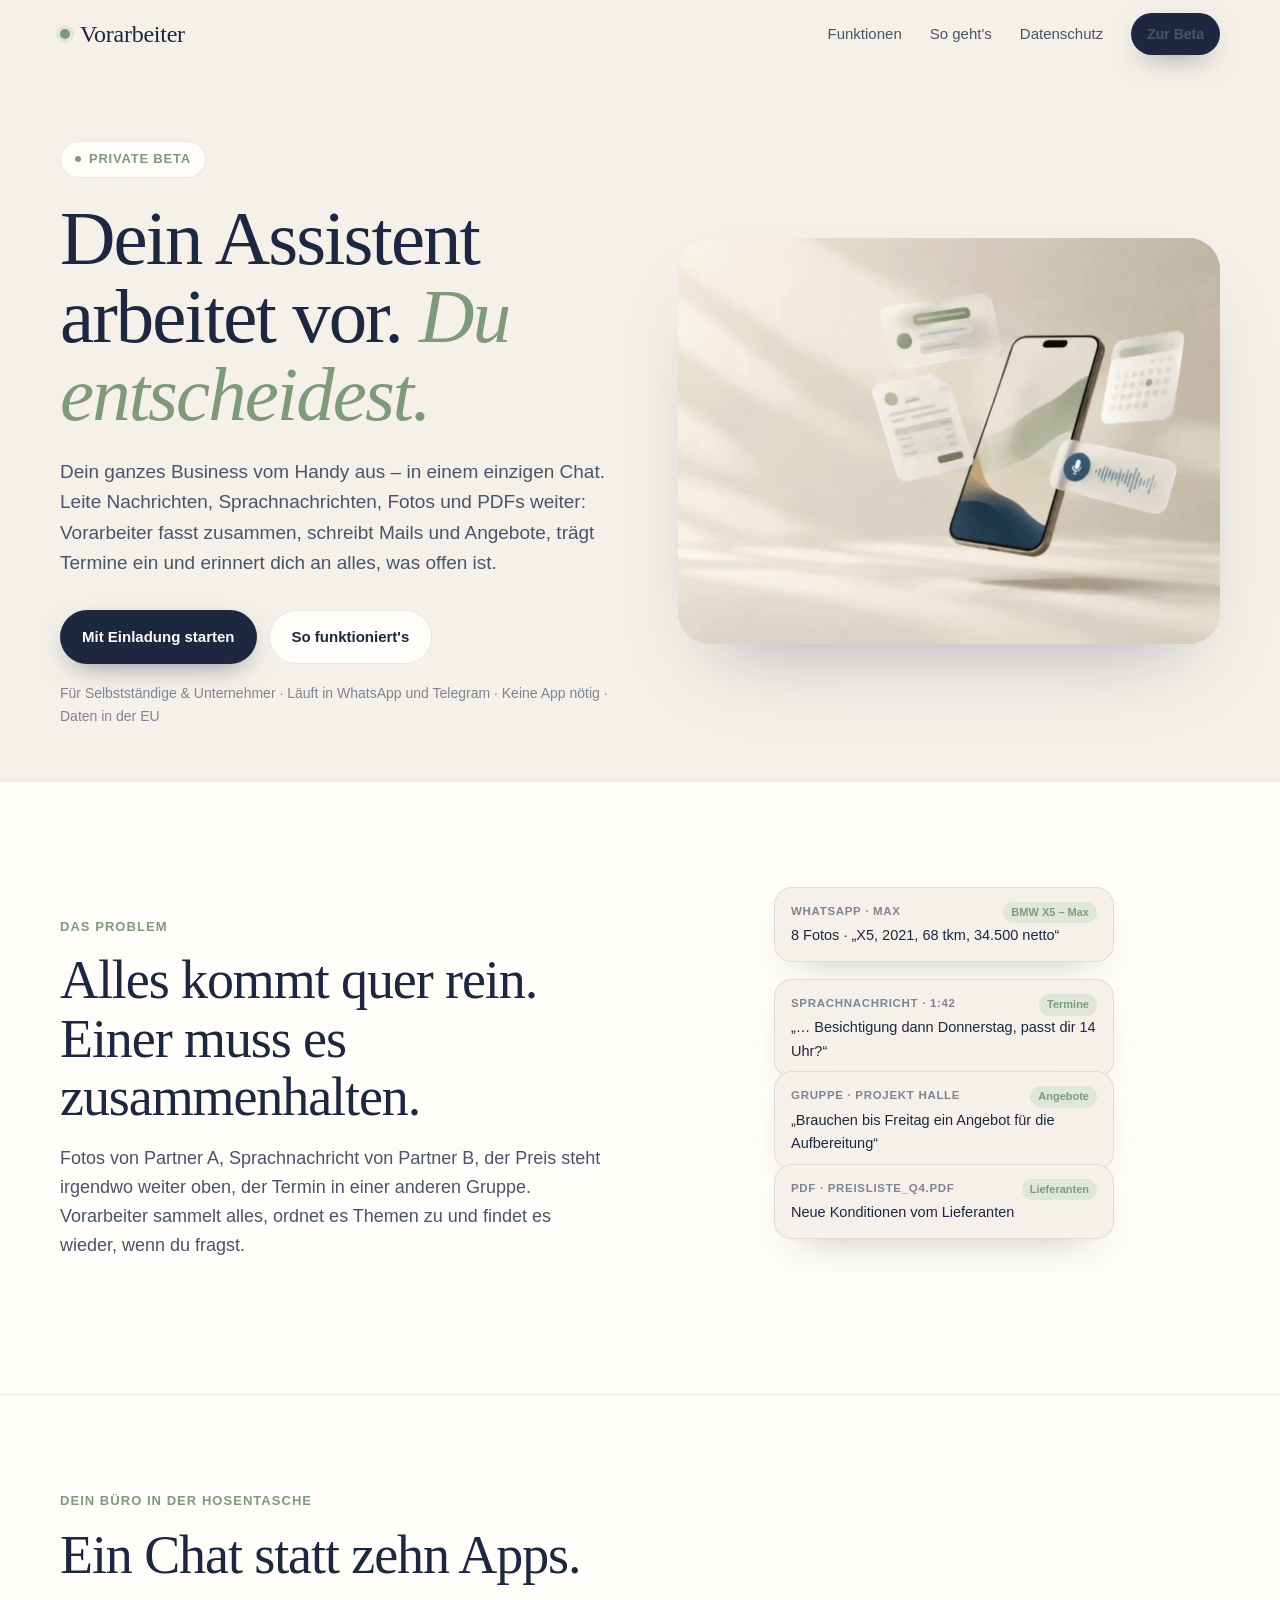
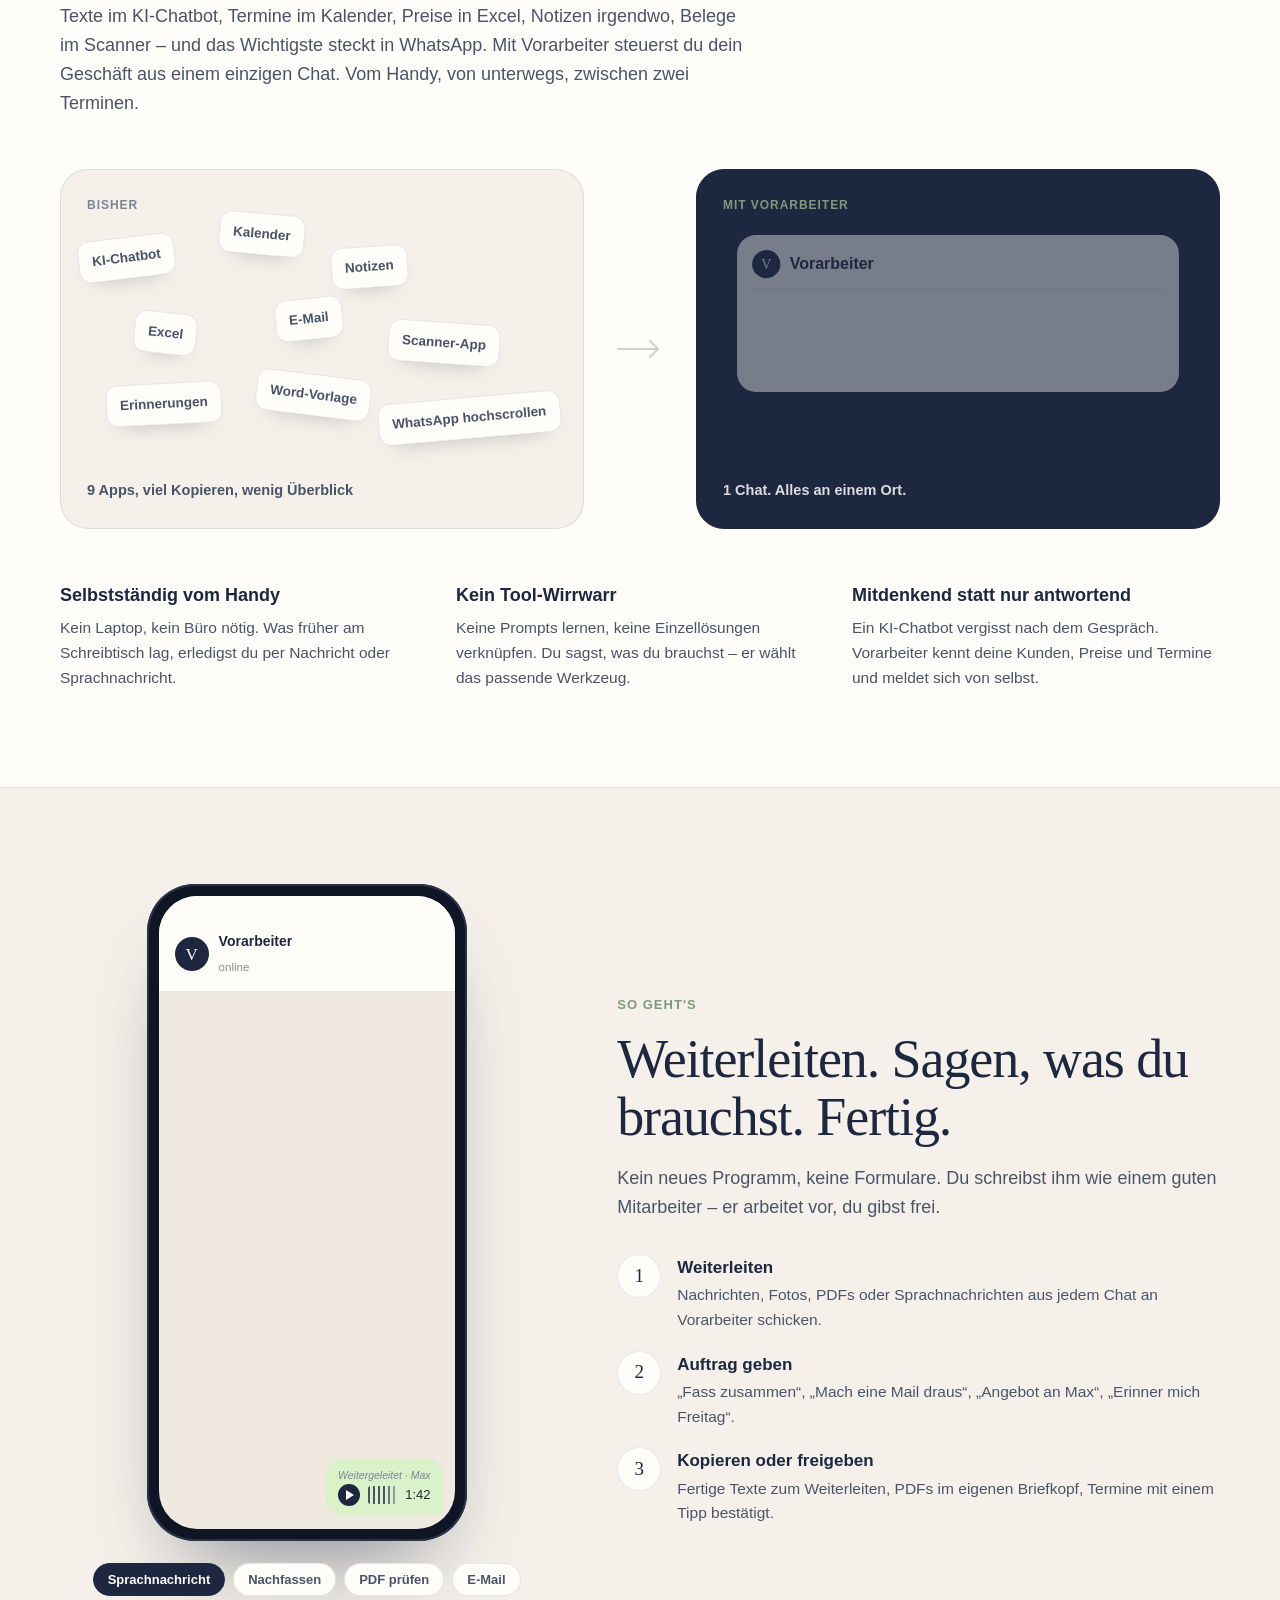
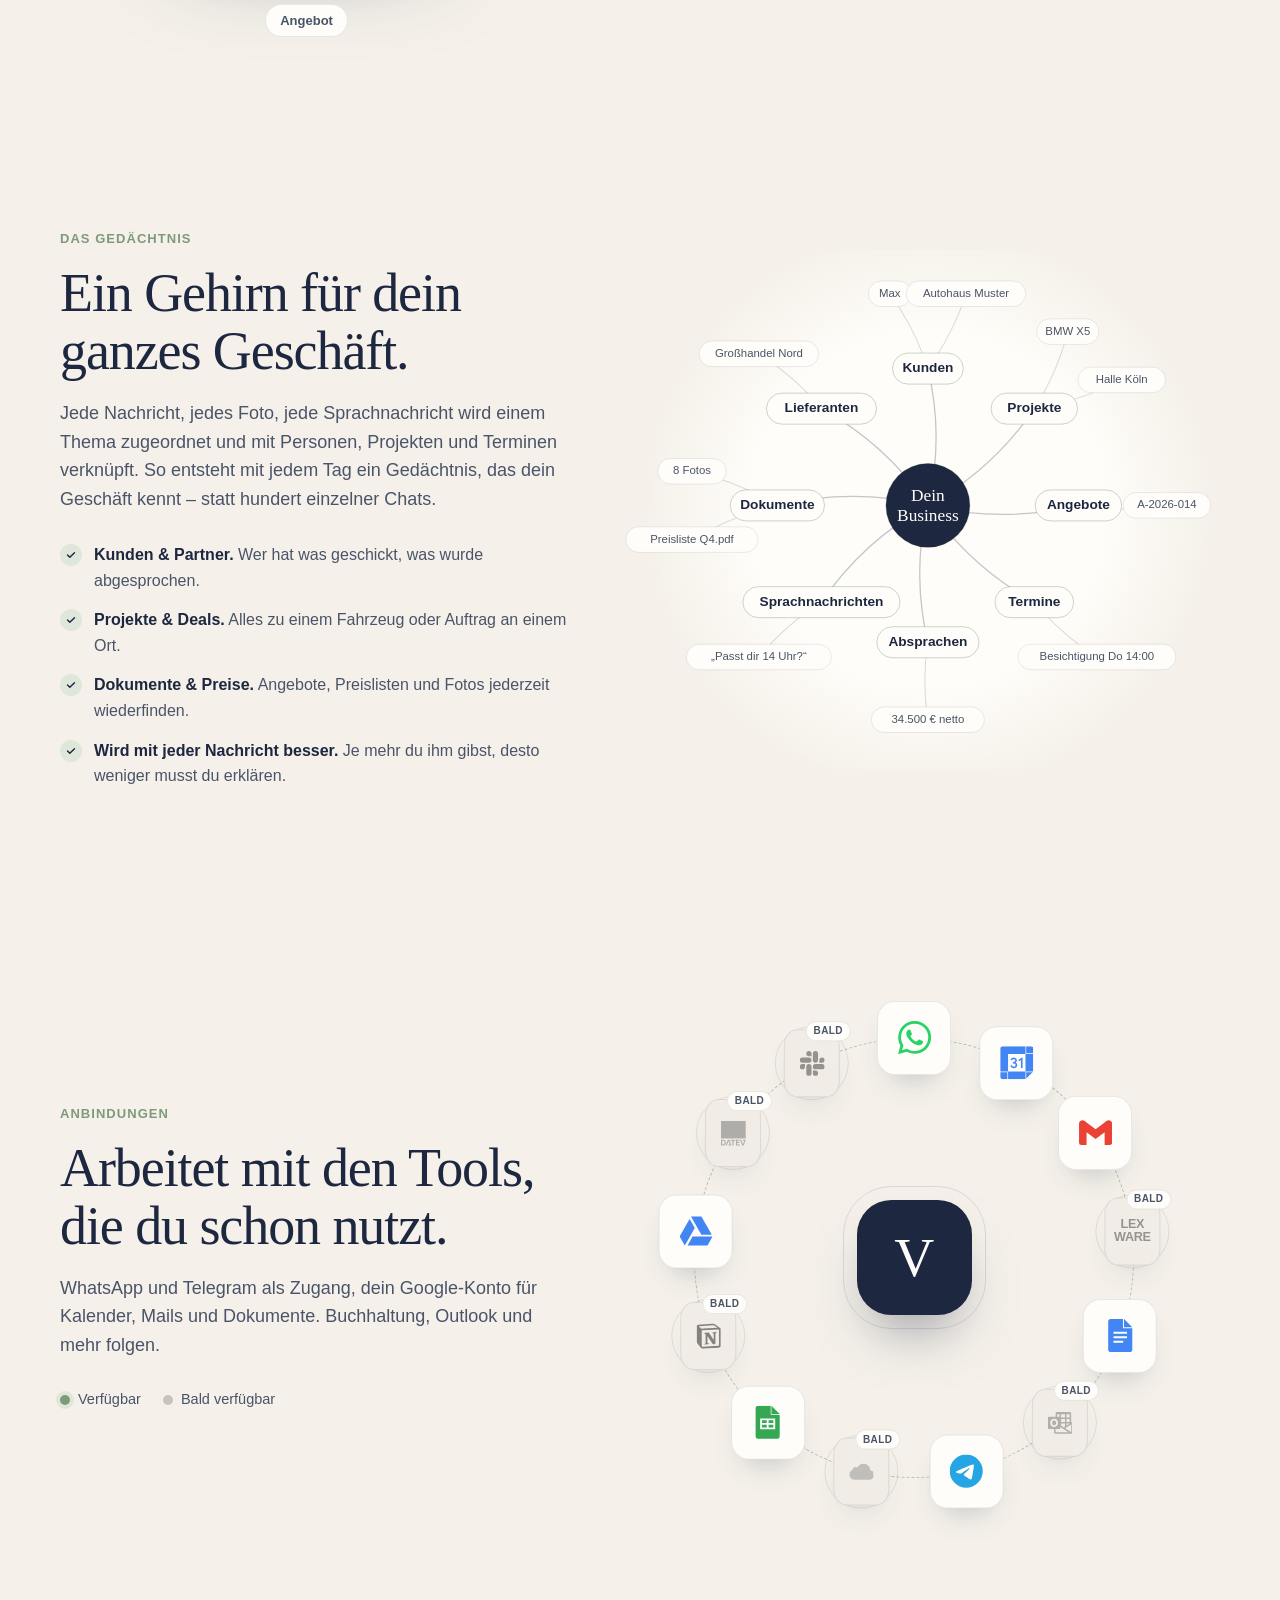
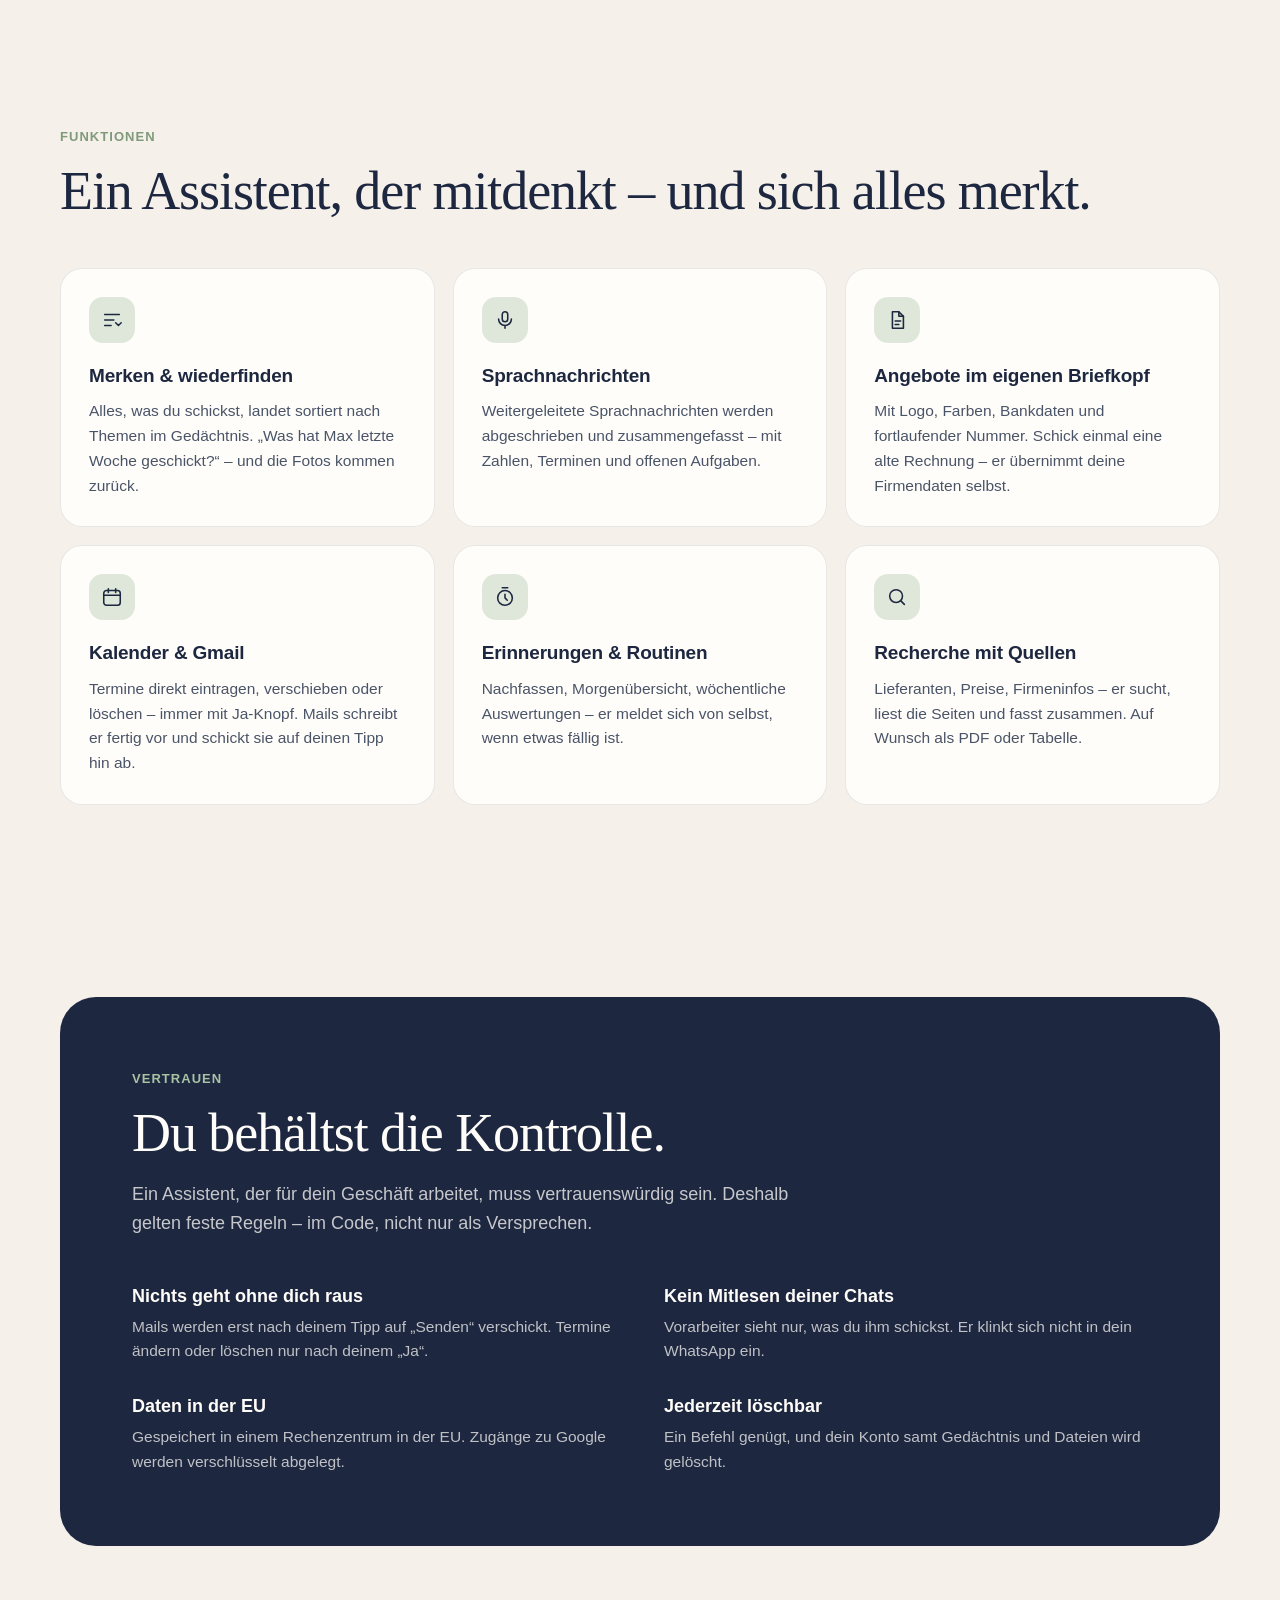
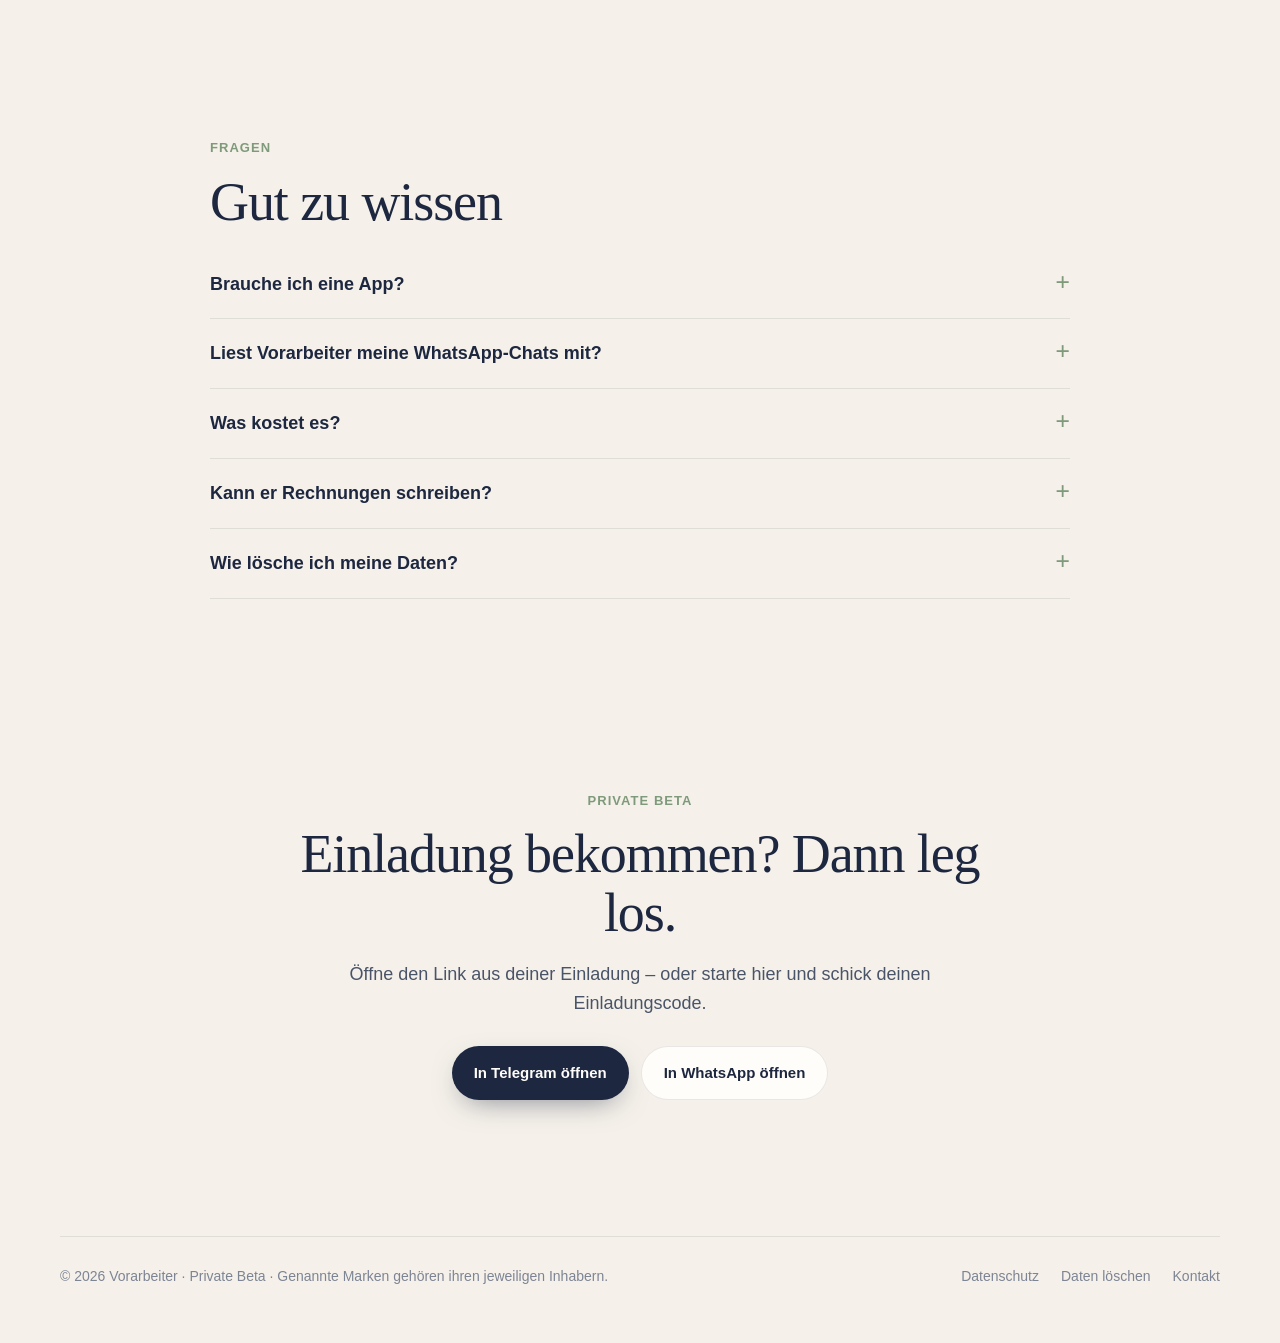
<file: index.html>
<!doctype html>
<html lang="de">
<head>
  <meta charset="utf-8">
  <meta name="viewport" content="width=device-width, initial-scale=1">
  <title>Vorarbeiter – dein Assistent im Chat</title>
  <meta name="description" content="Vorarbeiter ist ein persönlicher Assistent für Unternehmer, die vom Handy aus arbeiten: Nachrichten weiterleiten – er fasst zusammen, schreibt Mails und Angebote, trägt Termine ein und erinnert dich.">
  <meta name="theme-color" content="#f5f1ea">
  <link rel="icon" href="assets/favicon.svg" type="image/svg+xml">
  <link rel="stylesheet" href="assets/style.css">
</head>
<body>
  <header class="nav" id="nav">
    <div class="wrap">
      <a class="brand" href="#top"><span class="brand-dot"></span>Vorarbeiter</a>
      <nav class="nav-links">
        <a href="#funktionen">Funktionen</a>
        <a href="#so-gehts">So geht's</a>
        <a href="#vertrauen">Datenschutz</a>
        <a class="btn btn-dark btn-small" href="#start">Zur Beta</a>
      </nav>
    </div>
  </header>

  <main id="top">
    <!-- Hero -->
    <section class="hero">
      <div class="wrap">
        <div class="reveal">
          <span class="eyebrow">Private Beta</span>
          <h1>Dein Assistent arbeitet vor. <em>Du entscheidest.</em></h1>
          <p class="lead">Dein ganzes Business vom Handy aus – in einem einzigen Chat. Leite Nachrichten, Sprachnachrichten, Fotos und PDFs weiter: Vorarbeiter fasst zusammen, schreibt Mails und Angebote, trägt Termine ein und erinnert dich an alles, was offen ist.</p>
          <div class="cta-row">
            <a class="btn btn-dark" href="#start">Mit Einladung starten</a>
            <a class="btn btn-light" href="#so-gehts">So funktioniert's</a>
          </div>
          <p class="hero-note">Für Selbstständige &amp; Unternehmer · Läuft in WhatsApp und Telegram · Keine App nötig · Daten in der EU</p>
        </div>
        <div class="hero-media reveal">
          <video autoplay muted loop playsinline poster="assets/hero.jpg" aria-label="Smartphone, um das Nachrichten, ein Angebot, ein Kalender und eine Sprachnachricht schweben">
            <source src="assets/hero.mp4" type="video/mp4">
          </video>
        </div>
      </div>
    </section>

    <!-- Chaos → Ordnung -->
    <section class="chaos">
      <div class="wrap">
        <div class="reveal">
          <div class="kicker">Das Problem</div>
          <h2>Alles kommt quer rein. Einer muss es zusammenhalten.</h2>
          <p class="section-lead">Fotos von Partner A, Sprachnachricht von Partner B, der Preis steht irgendwo weiter oben, der Termin in einer anderen Gruppe. Vorarbeiter sammelt alles, ordnet es Themen zu und findet es wieder, wenn du fragst.</p>
        </div>
        <div class="threads" id="threads" aria-hidden="true">
          <div class="thread t1"><span class="tag">BMW X5 – Max</span><small>WhatsApp · Max</small>8 Fotos · „X5, 2021, 68 tkm, 34.500 netto“</div>
          <div class="thread t2"><span class="tag">Termine</span><small>Sprachnachricht · 1:42</small>„… Besichtigung dann Donnerstag, passt dir 14 Uhr?“</div>
          <div class="thread t3"><span class="tag">Angebote</span><small>Gruppe · Projekt Halle</small>„Brauchen bis Freitag ein Angebot für die Aufbereitung“</div>
          <div class="thread t4"><span class="tag">Lieferanten</span><small>PDF · Preisliste_Q4.pdf</small>Neue Konditionen vom Lieferanten</div>
        </div>
      </div>
    </section>

    <!-- Ein Chat statt zehn Apps -->
    <section class="consolidate">
      <div class="wrap">
        <div class="reveal consolidate-head">
          <div class="kicker">Dein Büro in der Hosentasche</div>
          <h2>Ein Chat statt zehn Apps.</h2>
          <p class="section-lead">Texte im KI-Chatbot, Termine im Kalender, Preise in Excel, Notizen irgendwo, Belege im Scanner – und das Wichtigste steckt in WhatsApp. Mit Vorarbeiter steuerst du dein Geschäft aus einem einzigen Chat. Vom Handy, von unterwegs, zwischen zwei Terminen.</p>
        </div>
        <div class="merge" id="merge">
          <div class="merge-side before">
            <span class="merge-label">Bisher</span>
            <div class="apps">
              <span style="--x:-8%;--y:4%;--r:-7deg">KI-Chatbot</span>
              <span style="--x:22%;--y:-6%;--r:5deg">Kalender</span>
              <span style="--x:46%;--y:8%;--r:-4deg">Notizen</span>
              <span style="--x:4%;--y:36%;--r:6deg">Excel</span>
              <span style="--x:34%;--y:30%;--r:-6deg">E-Mail</span>
              <span style="--x:58%;--y:40%;--r:4deg">Scanner-App</span>
              <span style="--x:-2%;--y:66%;--r:-3deg">Erinnerungen</span>
              <span style="--x:30%;--y:62%;--r:7deg">Word-Vorlage</span>
              <span style="--x:56%;--y:72%;--r:-5deg">WhatsApp hochscrollen</span>
            </div>
            <p class="merge-note">9 Apps, viel Kopieren, wenig Überblick</p>
          </div>
          <div class="merge-arrow" aria-hidden="true"><svg viewBox="0 0 48 24"><path d="M2 12h40m-8-8 8 8-8 8"/></svg></div>
          <div class="merge-side after">
            <span class="merge-label">Mit Vorarbeiter</span>
            <div class="one-chat">
              <div class="one-head"><span class="avatar">V</span><b>Vorarbeiter</b></div>
              <ul>
                <li>Texte &amp; Mails</li><li>Termine</li><li>Angebote</li><li>Preise &amp; Listen</li>
                <li>Notizen</li><li>Belege</li><li>Erinnerungen</li><li>Recherche</li>
              </ul>
            </div>
            <p class="merge-note">1 Chat. Alles an einem Ort.</p>
          </div>
        </div>
        <div class="pillars">
          <div class="reveal"><b>Selbstständig vom Handy</b><p>Kein Laptop, kein Büro nötig. Was früher am Schreibtisch lag, erledigst du per Nachricht oder Sprachnachricht.</p></div>
          <div class="reveal"><b>Kein Tool-Wirrwarr</b><p>Keine Prompts lernen, keine Einzellösungen verknüpfen. Du sagst, was du brauchst – er wählt das passende Werkzeug.</p></div>
          <div class="reveal"><b>Mitdenkend statt nur antwortend</b><p>Ein KI-Chatbot vergisst nach dem Gespräch. Vorarbeiter kennt deine Kunden, Preise und Termine und meldet sich von selbst.</p></div>
        </div>
      </div>
    </section>

    <!-- Demo -->
    <section class="demo" id="so-gehts">
      <div class="wrap">
        <div class="phone-col reveal">
        <div class="phone" aria-hidden="true">
          <div class="screen">
            <div class="chat-head"><div class="avatar">V</div><div><b>Vorarbeiter</b><span>online</span></div></div>
            <div class="chat" id="chat"></div>
          </div>
        </div>
        <div class="scenes" id="scenes" role="tablist" aria-label="Beispiele"></div>
        </div>
        <div class="reveal">
          <div class="kicker">So geht's</div>
          <h2>Weiterleiten. Sagen, was du brauchst. Fertig.</h2>
          <p class="section-lead">Kein neues Programm, keine Formulare. Du schreibst ihm wie einem guten Mitarbeiter – er arbeitet vor, du gibst frei.</p>
          <ol class="steps-list">
            <li><span class="num">1</span><div><b>Weiterleiten</b><p>Nachrichten, Fotos, PDFs oder Sprachnachrichten aus jedem Chat an Vorarbeiter schicken.</p></div></li>
            <li><span class="num">2</span><div><b>Auftrag geben</b><p>„Fass zusammen“, „Mach eine Mail draus“, „Angebot an Max“, „Erinner mich Freitag“.</p></div></li>
            <li><span class="num">3</span><div><b>Kopieren oder freigeben</b><p>Fertige Texte zum Weiterleiten, PDFs im eigenen Briefkopf, Termine mit einem Tipp bestätigt.</p></div></li>
          </ol>
        </div>
      </div>
    </section>

    <!-- Gehirn -->
    <section class="brain-section">
      <div class="wrap">
        <div class="reveal">
          <div class="kicker">Das Gedächtnis</div>
          <h2>Ein Gehirn für dein ganzes Geschäft.</h2>
          <p class="section-lead">Jede Nachricht, jedes Foto, jede Sprachnachricht wird einem Thema zugeordnet und mit Personen, Projekten und Terminen verknüpft. So entsteht mit jedem Tag ein Gedächtnis, das dein Geschäft kennt – statt hundert einzelner Chats.</p>
          <ul class="checks">
            <li><b>Kunden &amp; Partner.</b> Wer hat was geschickt, was wurde abgesprochen.</li>
            <li><b>Projekte &amp; Deals.</b> Alles zu einem Fahrzeug oder Auftrag an einem Ort.</li>
            <li><b>Dokumente &amp; Preise.</b> Angebote, Preislisten und Fotos jederzeit wiederfinden.</li>
            <li><b>Wird mit jeder Nachricht besser.</b> Je mehr du ihm gibst, desto weniger musst du erklären.</li>
          </ul>
        </div>
        <div class="brain reveal" aria-label="Grafik: In der Mitte dein Business, verbunden mit Kunden, Lieferanten, Projekten, Angeboten, Terminen, Dokumenten, Sprachnachrichten und Absprachen.">
          <svg id="brain" viewBox="0 0 640 560" role="img"></svg>
        </div>
      </div>
    </section>

    <!-- Anbindungen -->
    <section class="integrations">
      <div class="wrap">
        <div class="reveal">
          <div class="kicker">Anbindungen</div>
          <h2>Arbeitet mit den Tools, die du schon nutzt.</h2>
          <p class="section-lead">WhatsApp und Telegram als Zugang, dein Google-Konto für Kalender, Mails und Dokumente. Buchhaltung, Outlook und mehr folgen.</p>
          <ul class="legend">
            <li><span class="dot on"></span>Verfügbar</li>
            <li><span class="dot"></span>Bald verfügbar</li>
          </ul>
        </div>
        <div class="orbit reveal" aria-label="Anbindungen: verfügbar sind WhatsApp, Telegram, Google Kalender, Gmail, Google Docs, Google Tabellen und Google Drive; bald folgen Lexware Office, Outlook, iCloud, Notion, DATEV und Slack.">
          <div class="orbit-ring"></div>
          <div class="orbit-core"><span>V</span></div>
          <ul class="orbit-spin">
            <li class="orbit-item" style="--a:0.0deg"><div class="tile" title="WhatsApp"><svg viewBox="0 0 24 24" aria-hidden="true"><path fill="#25D366" d="M17.472 14.382c-.297-.149-1.758-.867-2.03-.967-.273-.099-.471-.148-.67.15-.197.297-.767.966-.94 1.164-.173.199-.347.223-.644.075-.297-.15-1.255-.463-2.39-1.475-.883-.788-1.48-1.761-1.653-2.059-.173-.297-.018-.458.13-.606.134-.133.298-.347.446-.52.149-.174.198-.298.298-.497.099-.198.05-.371-.025-.52-.075-.149-.669-1.612-.916-2.207-.242-.579-.487-.5-.669-.51-.173-.008-.371-.01-.57-.01-.198 0-.52.074-.792.372-.272.297-1.04 1.016-1.04 2.479 0 1.462 1.065 2.875 1.213 3.074.149.198 2.096 3.2 5.077 4.487.709.306 1.262.489 1.694.625.712.227 1.36.195 1.871.118.571-.085 1.758-.719 2.006-1.413.248-.694.248-1.289.173-1.413-.074-.124-.272-.198-.57-.347m-5.421 7.403h-.004a9.87 9.87 0 01-5.031-1.378l-.361-.214-3.741.982.998-3.648-.235-.374a9.86 9.86 0 01-1.51-5.26c.001-5.45 4.436-9.884 9.888-9.884 2.64 0 5.122 1.03 6.988 2.898a9.825 9.825 0 012.893 6.994c-.003 5.45-4.437 9.884-9.885 9.884m8.413-18.297A11.815 11.815 0 0012.05 0C5.495 0 .16 5.335.157 11.892c0 2.096.547 4.142 1.588 5.945L.057 24l6.305-1.654a11.882 11.882 0 005.683 1.448h.005c6.554 0 11.89-5.335 11.893-11.893a11.821 11.821 0 00-3.48-8.413Z"/></svg><span class="label">WhatsApp</span></div></li>
            <li class="orbit-item" style="--a:27.69deg"><div class="tile" title="Google Kalender"><svg viewBox="0 0 24 24" aria-hidden="true"><path fill="#4285F4" d="M18.316 5.684H24v12.632h-5.684V5.684zM5.684 24h12.632v-5.684H5.684V24zM18.316 5.684V0H1.895A1.894 1.894 0 0 0 0 1.895v16.421h5.684V5.684h12.632zm-7.207 6.25v-.065c.272-.144.5-.349.687-.617s.279-.595.279-.982c0-.379-.099-.72-.3-1.025a2.05 2.05 0 0 0-.832-.714 2.703 2.703 0 0 0-1.197-.257c-.6 0-1.094.156-1.481.467-.386.311-.65.671-.793 1.078l1.085.452c.086-.249.224-.461.413-.633.189-.172.445-.257.767-.257.33 0 .602.088.816.264a.86.86 0 0 1 .322.703c0 .33-.12.589-.36.778-.24.19-.535.284-.886.284h-.567v1.085h.633c.407 0 .748.109 1.02.327.272.218.407.499.407.843 0 .336-.129.614-.387.832s-.565.327-.924.327c-.351 0-.651-.103-.897-.311-.248-.208-.422-.502-.521-.881l-1.096.452c.178.616.505 1.082.977 1.401.472.319.984.478 1.538.477a2.84 2.84 0 0 0 1.293-.291c.382-.193.684-.458.902-.794.218-.336.327-.72.327-1.149 0-.429-.115-.797-.344-1.105a2.067 2.067 0 0 0-.881-.689zm2.093-1.931l.602.913L15 10.045v5.744h1.187V8.446h-.827l-2.158 1.557zM22.105 0h-3.289v5.184H24V1.895A1.894 1.894 0 0 0 22.105 0zm-3.289 23.5l4.684-4.684h-4.684V23.5zM0 22.105C0 23.152.848 24 1.895 24h3.289v-5.184H0v3.289z"/></svg><span class="label">Google Kalender</span></div></li>
            <li class="orbit-item" style="--a:55.38deg"><div class="tile" title="Gmail"><svg viewBox="0 0 24 24" aria-hidden="true"><path fill="#EA4335" d="M24 5.457v13.909c0 .904-.732 1.636-1.636 1.636h-3.819V11.73L12 16.64l-6.545-4.91v9.273H1.636A1.636 1.636 0 0 1 0 19.366V5.457c0-2.023 2.309-3.178 3.927-1.964L5.455 4.64 12 9.548l6.545-4.91 1.528-1.145C21.69 2.28 24 3.434 24 5.457z"/></svg><span class="label">Gmail</span></div></li>
            <li class="orbit-item soon" style="--a:83.08deg"><div class="tile" title="Lexware Office – bald"><span class="word">Lex<br>ware</span><em>Bald</em><span class="label">Lexware Office</span></div></li>
            <li class="orbit-item" style="--a:110.77deg"><div class="tile" title="Google Docs"><svg viewBox="0 0 24 24" aria-hidden="true"><path fill="#4285F4" d="M14.727 6.727H14V0H4.91c-.905 0-1.637.732-1.637 1.636v20.728c0 .904.732 1.636 1.636 1.636h14.182c.904 0 1.636-.732 1.636-1.636V6.727h-6zm-.545 10.455H7.09v-1.364h7.09v1.364zm2.727-3.273H7.091v-1.364h9.818v1.364zm0-3.273H7.091V9.273h9.818v1.363zM14.727 6h6l-6-6v6z"/></svg><span class="label">Google Docs</span></div></li>
            <li class="orbit-item soon" style="--a:138.46deg"><div class="tile" title="Outlook – bald"><svg viewBox="0 0 24 24" aria-hidden="true"><path fill="#0078D4" d="M7.88 12.04q0 .45-.11.87-.1.41-.33.74-.22.33-.58.52-.37.2-.87.2t-.85-.2q-.35-.21-.57-.55-.22-.33-.33-.75-.1-.42-.1-.86t.1-.87q.1-.43.34-.76.22-.34.59-.54.36-.2.87-.2t.86.2q.35.21.57.55.22.34.31.77.1.43.1.88zM24 12v9.38q0 .46-.33.8-.33.32-.8.32H7.13q-.46 0-.8-.33-.32-.33-.32-.8V18H1q-.41 0-.7-.3-.3-.29-.3-.7V7q0-.41.3-.7Q.58 6 1 6h6.5V2.55q0-.44.3-.75.3-.3.75-.3h12.9q.44 0 .75.3.3.3.3.75V10.85l1.24.72h.01q.1.07.18.18.07.12.07.25zm-6-8.25v3h3v-3zm0 4.5v3h3v-3zm0 4.5v1.83l3.05-1.83zm-5.25-9v3h3.75v-3zm0 4.5v3h3.75v-3zm0 4.5v2.03l2.41 1.5 1.34-.8v-2.73zM9 3.75V6h2l.13.01.12.04v-2.3zM5.98 15.98q.9 0 1.6-.3.7-.32 1.19-.86.48-.55.73-1.28.25-.74.25-1.61 0-.83-.25-1.55-.24-.71-.71-1.24t-1.15-.83q-.68-.3-1.55-.3-.92 0-1.64.3-.71.3-1.2.85-.5.54-.75 1.3-.25.74-.25 1.63 0 .85.26 1.56.26.72.74 1.23.48.52 1.17.81.69.3 1.56.3zM7.5 21h12.39L12 16.08V17q0 .41-.3.7-.29.3-.7.3H7.5zm15-.13v-7.24l-5.9 3.54Z"/></svg><em>Bald</em><span class="label">Outlook</span></div></li>
            <li class="orbit-item" style="--a:166.15deg"><div class="tile" title="Telegram"><svg viewBox="0 0 24 24" aria-hidden="true"><path fill="#26A5E4" d="M11.944 0A12 12 0 0 0 0 12a12 12 0 0 0 12 12 12 12 0 0 0 12-12A12 12 0 0 0 12 0a12 12 0 0 0-.056 0zm4.962 7.224c.1-.002.321.023.465.14a.506.506 0 0 1 .171.325c.016.093.036.306.02.472-.18 1.898-.962 6.502-1.36 8.627-.168.9-.499 1.201-.82 1.23-.696.065-1.225-.46-1.9-.902-1.056-.693-1.653-1.124-2.678-1.8-1.185-.78-.417-1.21.258-1.91.177-.184 3.247-2.977 3.307-3.23.007-.032.014-.15-.056-.212s-.174-.041-.249-.024c-.106.024-1.793 1.14-5.061 3.345-.48.33-.913.49-1.302.48-.428-.008-1.252-.241-1.865-.44-.752-.245-1.349-.374-1.297-.789.027-.216.325-.437.893-.663 3.498-1.524 5.83-2.529 6.998-3.014 3.332-1.386 4.025-1.627 4.476-1.635z"/></svg><span class="label">Telegram</span></div></li>
            <li class="orbit-item soon" style="--a:193.85deg"><div class="tile" title="iCloud – bald"><svg viewBox="0 0 24 24" aria-hidden="true"><path fill="#3693F3" d="M13.762 4.29a6.51 6.51 0 0 0-5.669 3.332 3.571 3.571 0 0 0-1.558-.36 3.571 3.571 0 0 0-3.516 3A4.918 4.918 0 0 0 0 14.796a4.918 4.918 0 0 0 4.92 4.914 4.93 4.93 0 0 0 .617-.045h14.42c2.305-.272 4.041-2.258 4.043-4.589v-.009a4.594 4.594 0 0 0-3.727-4.508 6.51 6.51 0 0 0-6.511-6.27z"/></svg><em>Bald</em><span class="label">iCloud</span></div></li>
            <li class="orbit-item" style="--a:221.54deg"><div class="tile" title="Google Tabellen"><svg viewBox="0 0 24 24" aria-hidden="true"><path fill="#34A853" d="M11.318 12.545H7.91v-1.909h3.41v1.91zM14.728 0v6h6l-6-6zm1.363 10.636h-3.41v1.91h3.41v-1.91zm0 3.273h-3.41v1.91h3.41v-1.91zM20.727 6.5v15.864c0 .904-.732 1.636-1.636 1.636H4.909a1.636 1.636 0 0 1-1.636-1.636V1.636C3.273.732 4.005 0 4.909 0h9.318v6.5h6.5zm-3.273 2.773H6.545v7.909h10.91v-7.91zm-6.136 4.636H7.91v1.91h3.41v-1.91z"/></svg><span class="label">Google Tabellen</span></div></li>
            <li class="orbit-item soon" style="--a:249.23deg"><div class="tile" title="Notion – bald"><svg viewBox="0 0 24 24" aria-hidden="true"><path fill="#000000" d="M4.459 4.208c.746.606 1.026.56 2.428.466l13.215-.793c.28 0 .047-.28-.046-.326L17.86 1.968c-.42-.326-.981-.7-2.055-.607L3.01 2.295c-.466.046-.56.28-.374.466zm.793 3.08v13.904c0 .747.373 1.027 1.214.98l14.523-.84c.841-.046.935-.56.935-1.167V6.354c0-.606-.233-.933-.748-.887l-15.177.887c-.56.047-.747.327-.747.933zm14.337.745c.093.42 0 .84-.42.888l-.7.14v10.264c-.608.327-1.168.514-1.635.514-.748 0-.935-.234-1.495-.933l-4.577-7.186v6.952L12.21 19s0 .84-1.168.84l-3.222.186c-.093-.186 0-.653.327-.746l.84-.233V9.854L7.822 9.76c-.094-.42.14-1.026.793-1.073l3.456-.233 4.764 7.279v-6.44l-1.215-.139c-.093-.514.28-.887.747-.933zM1.936 1.035l13.31-.98c1.634-.14 2.055-.047 3.082.7l4.249 2.986c.7.513.934.653.934 1.213v16.378c0 1.026-.373 1.634-1.68 1.726l-15.458.934c-.98.047-1.448-.093-1.962-.747l-3.129-4.06c-.56-.747-.793-1.306-.793-1.96V2.667c0-.839.374-1.54 1.447-1.632z"/></svg><em>Bald</em><span class="label">Notion</span></div></li>
            <li class="orbit-item" style="--a:276.92deg"><div class="tile" title="Google Drive"><svg viewBox="0 0 24 24" aria-hidden="true"><path fill="#4285F4" d="M12.01 1.485c-2.082 0-3.754.02-3.743.047.01.02 1.708 3.001 3.774 6.62l3.76 6.574h3.76c2.081 0 3.753-.02 3.742-.047-.005-.02-1.708-3.001-3.775-6.62l-3.76-6.574zm-4.76 1.73a789.828 789.861 0 0 0-3.63 6.319L0 15.868l1.89 3.298 1.885 3.297 3.62-6.335 3.618-6.33-1.88-3.287C8.1 4.704 7.255 3.22 7.25 3.214zm2.259 12.653-.203.348c-.114.198-.96 1.672-1.88 3.287a423.93 423.948 0 0 1-1.698 2.97c-.01.026 3.24.042 7.222.042h7.244l1.796-3.157c.992-1.734 1.85-3.23 1.906-3.323l.104-.167h-7.249z"/></svg><span class="label">Google Drive</span></div></li>
            <li class="orbit-item soon" style="--a:304.62deg"><div class="tile" title="DATEV – bald"><svg viewBox="0 0 24 24" aria-hidden="true"><path fill="#1D7A36" d="M0 .165v16.9174h23.9147V.1651Zm.017 18.1842v5.4857h1.9809c1.4754 0 2.7429-1.1832 2.7429-2.7005-.042-1.686-1.0982-2.7852-2.5736-2.7852zm6.62 0-2.1079 5.4857H5.706l1.6422-4.3428 1.3546 3.454h-1.524v.8888h3.0392l-2.1502-5.4857Zm2.6498 0v.9312h1.7778v4.5545h1.219v-4.5545h1.727v-.9312zm5.1894 0v5.4857h3.7926v-.8889h-2.6159v-1.5153h2.3196v-.9313h-2.3196v-1.219h2.4889v-.9312zm3.962 0 2.1502 5.4857h1.3037L24 18.3492h-2.9037v.9312h1.3884l-1.2699 3.327-1.5577-4.2582zm-17.2869.9312h.9313c.9271 0 1.5576.6735 1.5153 1.8117-.042 1.1804-.8425 1.8116-1.8116 1.8116h-.635Z"/></svg><em>Bald</em><span class="label">DATEV</span></div></li>
            <li class="orbit-item soon" style="--a:332.31deg"><div class="tile" title="Slack – bald"><svg viewBox="0 0 24 24" aria-hidden="true"><path fill="#4A154B" d="M5.042 15.165a2.528 2.528 0 0 1-2.52 2.523A2.528 2.528 0 0 1 0 15.165a2.527 2.527 0 0 1 2.522-2.52h2.52v2.52zM6.313 15.165a2.527 2.527 0 0 1 2.521-2.52 2.527 2.527 0 0 1 2.521 2.52v6.313A2.528 2.528 0 0 1 8.834 24a2.528 2.528 0 0 1-2.521-2.522v-6.313zM8.834 5.042a2.528 2.528 0 0 1-2.521-2.52A2.528 2.528 0 0 1 8.834 0a2.528 2.528 0 0 1 2.521 2.522v2.52H8.834zM8.834 6.313a2.528 2.528 0 0 1 2.521 2.521 2.528 2.528 0 0 1-2.521 2.521H2.522A2.528 2.528 0 0 1 0 8.834a2.528 2.528 0 0 1 2.522-2.521h6.312zM18.956 8.834a2.528 2.528 0 0 1 2.522-2.521A2.528 2.528 0 0 1 24 8.834a2.528 2.528 0 0 1-2.522 2.521h-2.522V8.834zM17.688 8.834a2.528 2.528 0 0 1-2.523 2.521 2.527 2.527 0 0 1-2.52-2.521V2.522A2.527 2.527 0 0 1 15.165 0a2.528 2.528 0 0 1 2.523 2.522v6.312zM15.165 18.956a2.528 2.528 0 0 1 2.523 2.522A2.528 2.528 0 0 1 15.165 24a2.527 2.527 0 0 1-2.52-2.522v-2.522h2.52zM15.165 17.688a2.527 2.527 0 0 1-2.52-2.523 2.526 2.526 0 0 1 2.52-2.52h6.313A2.527 2.527 0 0 1 24 15.165a2.528 2.528 0 0 1-2.522 2.523h-6.313z"/></svg><em>Bald</em><span class="label">Slack</span></div></li>
          </ul>
        </div>
      </div>
    </section>

    <!-- Funktionen -->
    <section id="funktionen">
      <div class="wrap">
        <div class="reveal">
          <div class="kicker">Funktionen</div>
          <h2>Ein Assistent, der mitdenkt – und sich alles merkt.</h2>
        </div>
        <div class="grid">
          <article class="card reveal"><div class="icon"><svg viewBox="0 0 24 24"><path d="M4 6h16M4 12h10M4 18h7"/><path d="m16 15 3 3 3-3"/></svg></div><h3>Merken &amp; wiederfinden</h3><p>Alles, was du schickst, landet sortiert nach Themen im Gedächtnis. „Was hat Max letzte Woche geschickt?“ – und die Fotos kommen zurück.</p></article>
          <article class="card reveal"><div class="icon"><svg viewBox="0 0 24 24"><rect x="9" y="3" width="6" height="11" rx="3"/><path d="M5 11a7 7 0 0 0 14 0M12 18v3"/></svg></div><h3>Sprachnachrichten</h3><p>Weitergeleitete Sprachnachrichten werden abgeschrieben und zusammengefasst – mit Zahlen, Terminen und offenen Aufgaben.</p></article>
          <article class="card reveal"><div class="icon"><svg viewBox="0 0 24 24"><path d="M7 3h7l5 5v13H7z"/><path d="M14 3v5h5M10 13h6M10 17h4"/></svg></div><h3>Angebote im eigenen Briefkopf</h3><p>Mit Logo, Farben, Bankdaten und fortlaufender Nummer. Schick einmal eine alte Rechnung – er übernimmt deine Firmendaten selbst.</p></article>
          <article class="card reveal"><div class="icon"><svg viewBox="0 0 24 24"><rect x="3" y="5" width="18" height="16" rx="3"/><path d="M3 10h18M8 3v4M16 3v4"/></svg></div><h3>Kalender &amp; Gmail</h3><p>Termine direkt eintragen, verschieben oder löschen – immer mit Ja-Knopf. Mails schreibt er fertig vor und schickt sie auf deinen Tipp hin ab.</p></article>
          <article class="card reveal"><div class="icon"><svg viewBox="0 0 24 24"><circle cx="12" cy="13" r="8"/><path d="M12 9v4l2.5 2.5M9 2h6"/></svg></div><h3>Erinnerungen &amp; Routinen</h3><p>Nachfassen, Morgenübersicht, wöchentliche Auswertungen – er meldet sich von selbst, wenn etwas fällig ist.</p></article>
          <article class="card reveal"><div class="icon"><svg viewBox="0 0 24 24"><circle cx="11" cy="11" r="7"/><path d="m20 20-3.5-3.5"/></svg></div><h3>Recherche mit Quellen</h3><p>Lieferanten, Preise, Firmeninfos – er sucht, liest die Seiten und fasst zusammen. Auf Wunsch als PDF oder Tabelle.</p></article>
        </div>
      </div>
    </section>

    <!-- Vertrauen -->
    <section id="vertrauen">
      <div class="wrap">
        <div class="trust reveal">
          <div class="kicker">Vertrauen</div>
          <h2>Du behältst die Kontrolle.</h2>
          <p class="section-lead">Ein Assistent, der für dein Geschäft arbeitet, muss vertrauenswürdig sein. Deshalb gelten feste Regeln – im Code, nicht nur als Versprechen.</p>
          <div class="trust-grid">
            <div><b>Nichts geht ohne dich raus</b><p>Mails werden erst nach deinem Tipp auf „Senden“ verschickt. Termine ändern oder löschen nur nach deinem „Ja“.</p></div>
            <div><b>Kein Mitlesen deiner Chats</b><p>Vorarbeiter sieht nur, was du ihm schickst. Er klinkt sich nicht in dein WhatsApp ein.</p></div>
            <div><b>Daten in der EU</b><p>Gespeichert in einem Rechenzentrum in der EU. Zugänge zu Google werden verschlüsselt abgelegt.</p></div>
            <div><b>Jederzeit löschbar</b><p>Ein Befehl genügt, und dein Konto samt Gedächtnis und Dateien wird gelöscht.</p></div>
          </div>
        </div>
      </div>
    </section>

    <!-- FAQ -->
    <section>
      <div class="wrap" style="max-width: 860px;">
        <div class="kicker reveal">Fragen</div>
        <h2 class="reveal">Gut zu wissen</h2>
        <details class="reveal"><summary>Brauche ich eine App?</summary><p>Nein. Vorarbeiter läuft als Kontakt in WhatsApp oder Telegram. Du nutzt ihn wie einen normalen Chat.</p></details>
        <details class="reveal"><summary>Liest Vorarbeiter meine WhatsApp-Chats mit?</summary><p>Nein. Er bekommt nur Nachrichten, die du ihm selbst weiterleitest oder schreibst. Deine anderen Chats bleiben unberührt.</p></details>
        <details class="reveal"><summary>Was kostet es?</summary><p>Während der privaten Beta ist Vorarbeiter für eingeladene Tester kostenlos.</p></details>
        <details class="reveal"><summary>Kann er Rechnungen schreiben?</summary><p>Angebote erstellt er als PDF in deinem Briefkopf. Rechnungen sollen rechtssicher über dein Buchhaltungsprogramm laufen – die Anbindung an Lexware Office ist in Arbeit.</p></details>
        <details class="reveal"><summary>Wie lösche ich meine Daten?</summary><p>Schreib dem Assistenten <b>/daten_loeschen</b> und bestätige mit „Ja“. Alternativ per E-Mail – Details in der <a href="datenschutz.html#loeschen">Datenschutzerklärung</a>.</p></details>
      </div>
    </section>

    <!-- Start -->
    <section class="final" id="start">
      <div class="wrap reveal">
        <div class="kicker">Private Beta</div>
        <h2>Einladung bekommen? Dann leg los.</h2>
        <p class="section-lead" style="margin-inline:auto;">Öffne den Link aus deiner Einladung – oder starte hier und schick deinen Einladungscode.</p>
        <div class="cta-row">
          <a class="btn btn-dark" href="https://t.me/Javis1718_bot">In Telegram öffnen</a>
          <a class="btn btn-light" href="https://wa.me/15556307406">In WhatsApp öffnen</a>
        </div>
      </div>
    </section>
  </main>

  <footer>
    <div class="wrap">
      <span>© 2026 Vorarbeiter · Private Beta · Genannte Marken gehören ihren jeweiligen Inhabern.</span>
      <nav><a href="datenschutz.html">Datenschutz</a><a href="datenschutz.html#loeschen">Daten löschen</a><a href="datenschutz.html#kontakt">Kontakt</a></nav>
    </div>
  </footer>

  <script src="assets/site.js"></script>
</body>
</html>
</file>
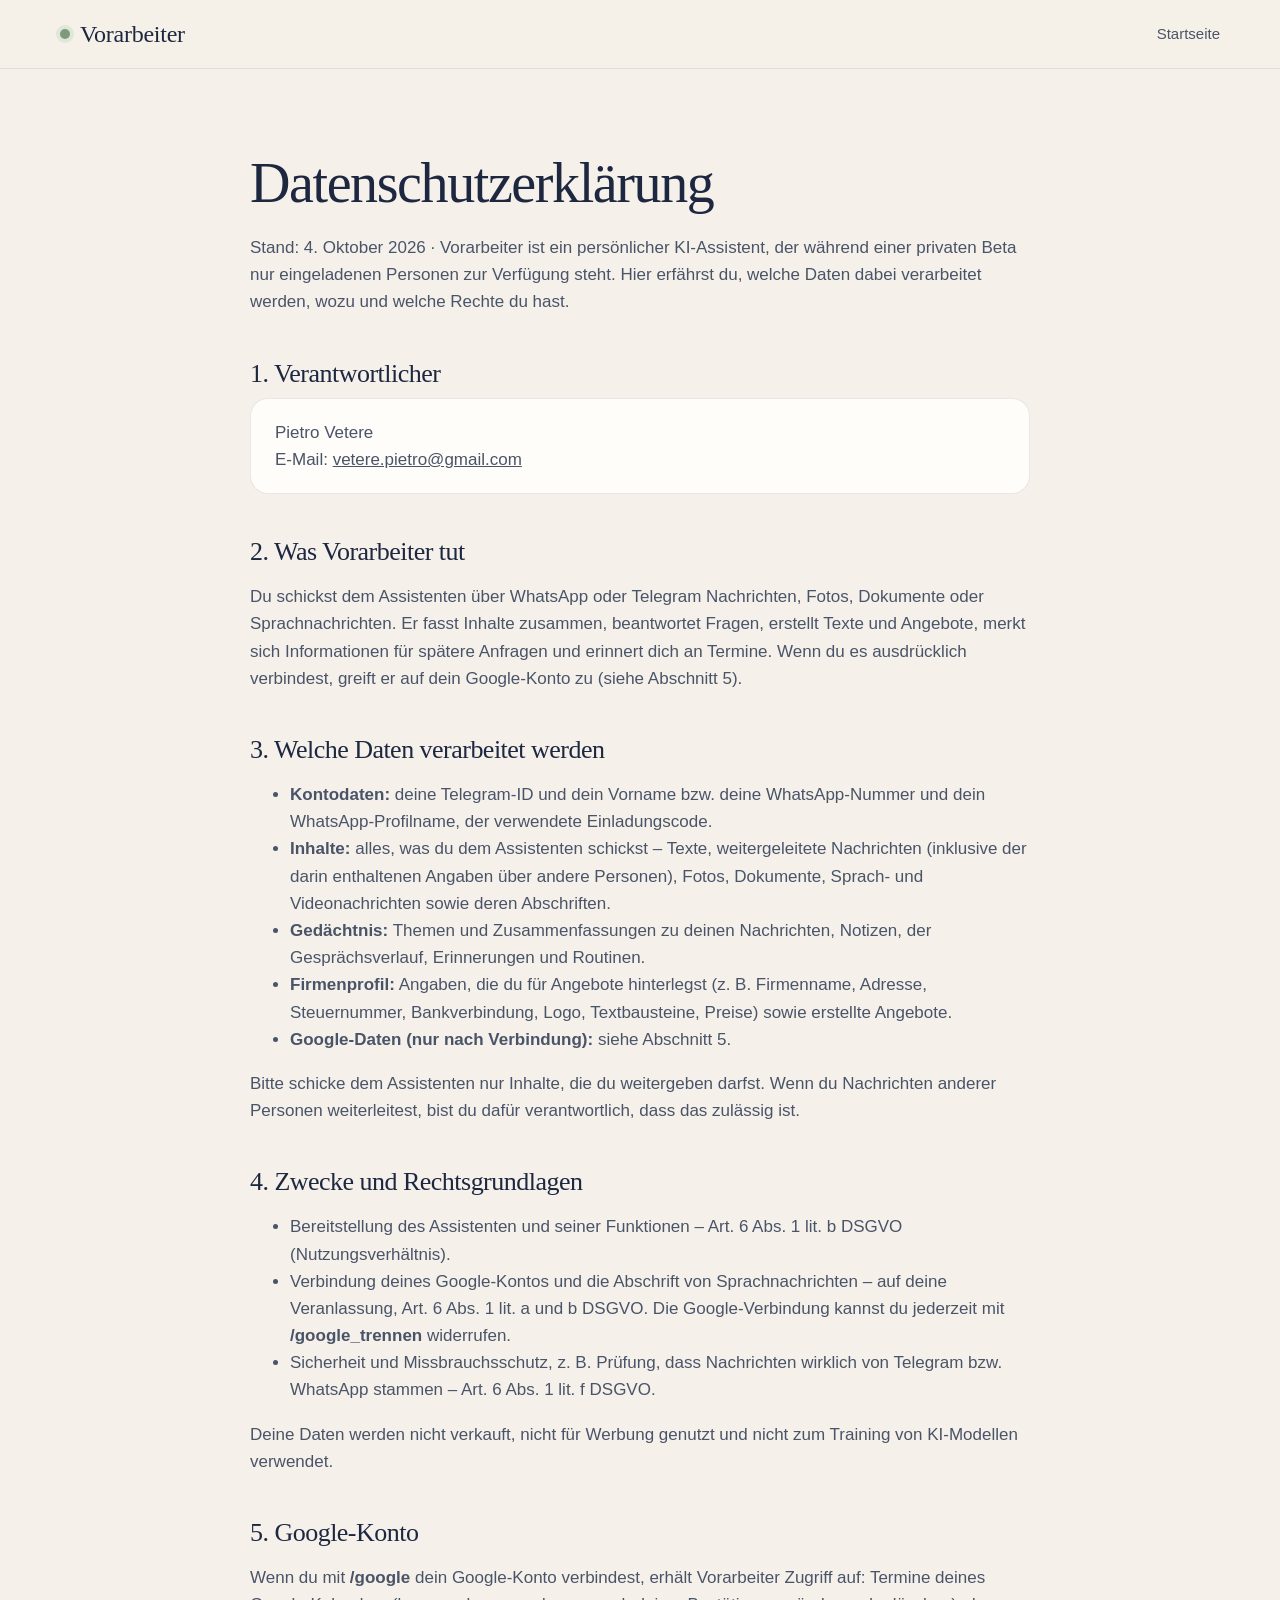
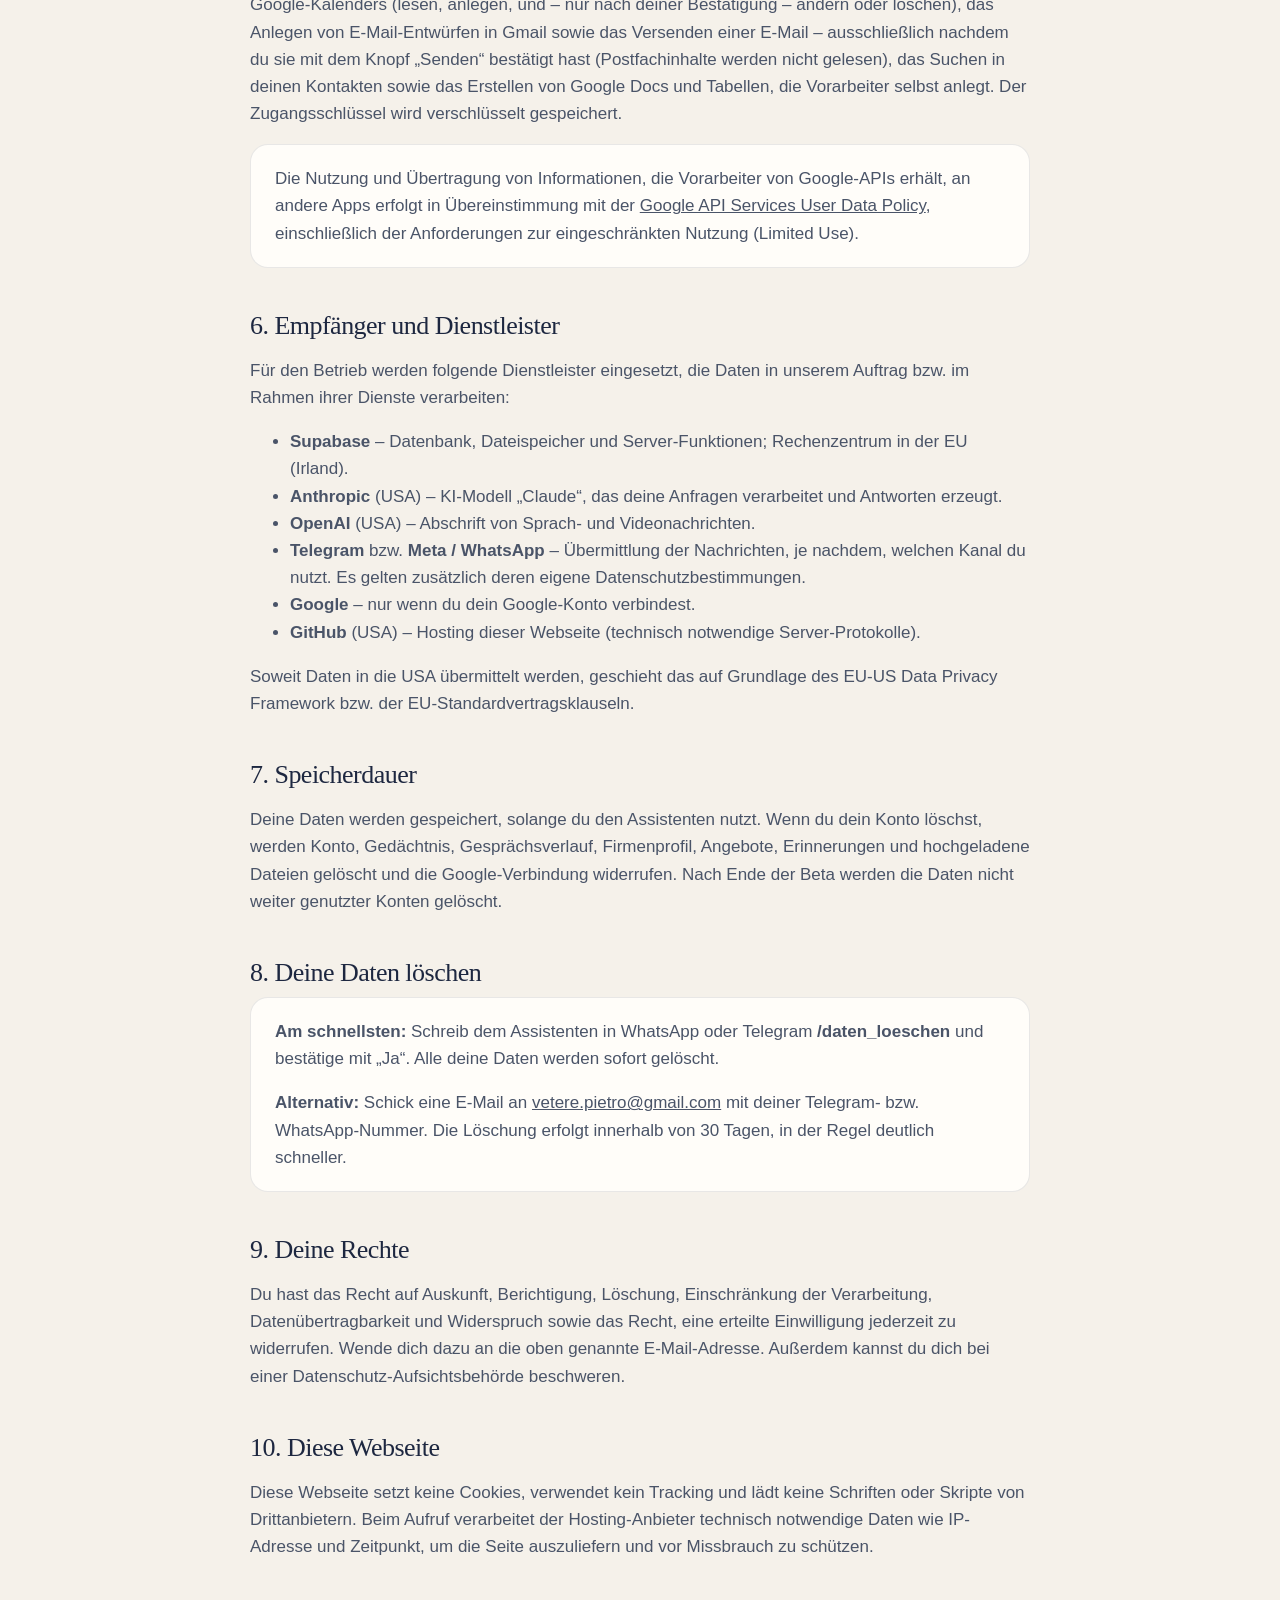
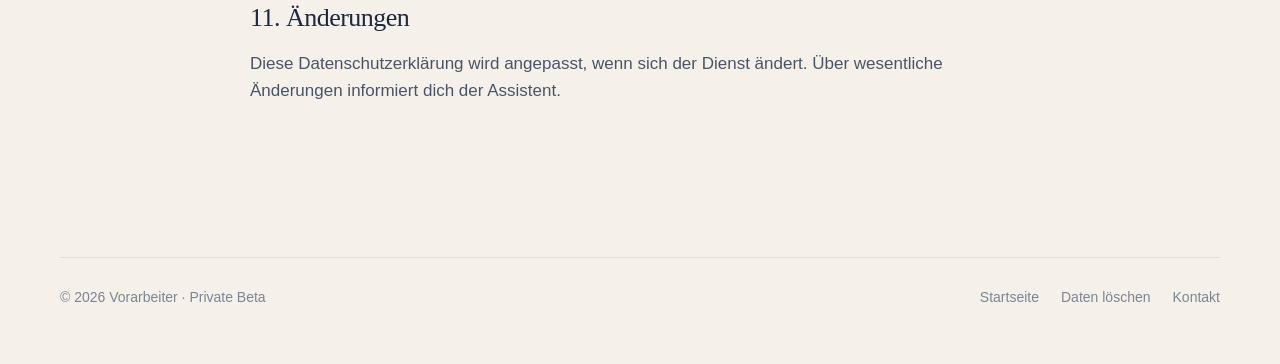
<file: datenschutz.html>
<!doctype html>
<html lang="de">
<head>
  <meta charset="utf-8">
  <meta name="viewport" content="width=device-width, initial-scale=1">
  <title>Datenschutz – Vorarbeiter</title>
  <meta name="robots" content="noindex">
  <link rel="icon" href="assets/favicon.svg" type="image/svg+xml">
  <link rel="stylesheet" href="assets/style.css">
</head>
<body>
  <header class="nav scrolled">
    <div class="wrap">
      <a class="brand" href="index.html"><span class="brand-dot"></span>Vorarbeiter</a>
      <nav class="nav-links"><a href="index.html">Startseite</a></nav>
    </div>
  </header>

  <main class="legal">
    <div class="wrap">
      <h1>Datenschutzerklärung</h1>
      <p>Stand: 4. Oktober 2026 · Vorarbeiter ist ein persönlicher KI-Assistent, der während einer privaten Beta nur eingeladenen Personen zur Verfügung steht. Hier erfährst du, welche Daten dabei verarbeitet werden, wozu und welche Rechte du hast.</p>

      <h2 id="kontakt">1. Verantwortlicher</h2>
      <div class="box">
        <p style="margin:0">Pietro Vetere<br>E-Mail: <a href="mailto:vetere.pietro@gmail.com">vetere.pietro@gmail.com</a></p>
      </div>

      <h2>2. Was Vorarbeiter tut</h2>
      <p>Du schickst dem Assistenten über WhatsApp oder Telegram Nachrichten, Fotos, Dokumente oder Sprachnachrichten. Er fasst Inhalte zusammen, beantwortet Fragen, erstellt Texte und Angebote, merkt sich Informationen für spätere Anfragen und erinnert dich an Termine. Wenn du es ausdrücklich verbindest, greift er auf dein Google-Konto zu (siehe Abschnitt 5).</p>

      <h2>3. Welche Daten verarbeitet werden</h2>
      <ul>
        <li><b>Kontodaten:</b> deine Telegram-ID und dein Vorname bzw. deine WhatsApp-Nummer und dein WhatsApp-Profilname, der verwendete Einladungscode.</li>
        <li><b>Inhalte:</b> alles, was du dem Assistenten schickst – Texte, weitergeleitete Nachrichten (inklusive der darin enthaltenen Angaben über andere Personen), Fotos, Dokumente, Sprach- und Videonachrichten sowie deren Abschriften.</li>
        <li><b>Gedächtnis:</b> Themen und Zusammenfassungen zu deinen Nachrichten, Notizen, der Gesprächsverlauf, Erinnerungen und Routinen.</li>
        <li><b>Firmenprofil:</b> Angaben, die du für Angebote hinterlegst (z. B. Firmenname, Adresse, Steuernummer, Bankverbindung, Logo, Textbausteine, Preise) sowie erstellte Angebote.</li>
        <li><b>Google-Daten (nur nach Verbindung):</b> siehe Abschnitt 5.</li>
      </ul>
      <p>Bitte schicke dem Assistenten nur Inhalte, die du weitergeben darfst. Wenn du Nachrichten anderer Personen weiterleitest, bist du dafür verantwortlich, dass das zulässig ist.</p>

      <h2>4. Zwecke und Rechtsgrundlagen</h2>
      <ul>
        <li>Bereitstellung des Assistenten und seiner Funktionen – Art. 6 Abs. 1 lit. b DSGVO (Nutzungsverhältnis).</li>
        <li>Verbindung deines Google-Kontos und die Abschrift von Sprachnachrichten – auf deine Veranlassung, Art. 6 Abs. 1 lit. a und b DSGVO. Die Google-Verbindung kannst du jederzeit mit <b>/google_trennen</b> widerrufen.</li>
        <li>Sicherheit und Missbrauchsschutz, z. B. Prüfung, dass Nachrichten wirklich von Telegram bzw. WhatsApp stammen – Art. 6 Abs. 1 lit. f DSGVO.</li>
      </ul>
      <p>Deine Daten werden nicht verkauft, nicht für Werbung genutzt und nicht zum Training von KI-Modellen verwendet.</p>

      <h2>5. Google-Konto</h2>
      <p>Wenn du mit <b>/google</b> dein Google-Konto verbindest, erhält Vorarbeiter Zugriff auf: Termine deines Google-Kalenders (lesen, anlegen, und – nur nach deiner Bestätigung – ändern oder löschen), das Anlegen von E-Mail-Entwürfen in Gmail sowie das Versenden einer E-Mail – ausschließlich nachdem du sie mit dem Knopf „Senden“ bestätigt hast (Postfachinhalte werden nicht gelesen), das Suchen in deinen Kontakten sowie das Erstellen von Google Docs und Tabellen, die Vorarbeiter selbst anlegt. Der Zugangsschlüssel wird verschlüsselt gespeichert.</p>
      <p class="box">Die Nutzung und Übertragung von Informationen, die Vorarbeiter von Google-APIs erhält, an andere Apps erfolgt in Übereinstimmung mit der <a href="https://developers.google.com/terms/api-services-user-data-policy">Google API Services User Data Policy</a>, einschließlich der Anforderungen zur eingeschränkten Nutzung (Limited Use).</p>

      <h2>6. Empfänger und Dienstleister</h2>
      <p>Für den Betrieb werden folgende Dienstleister eingesetzt, die Daten in unserem Auftrag bzw. im Rahmen ihrer Dienste verarbeiten:</p>
      <ul>
        <li><b>Supabase</b> – Datenbank, Dateispeicher und Server-Funktionen; Rechenzentrum in der EU (Irland).</li>
        <li><b>Anthropic</b> (USA) – KI-Modell „Claude“, das deine Anfragen verarbeitet und Antworten erzeugt.</li>
        <li><b>OpenAI</b> (USA) – Abschrift von Sprach- und Videonachrichten.</li>
        <li><b>Telegram</b> bzw. <b>Meta / WhatsApp</b> – Übermittlung der Nachrichten, je nachdem, welchen Kanal du nutzt. Es gelten zusätzlich deren eigene Datenschutzbestimmungen.</li>
        <li><b>Google</b> – nur wenn du dein Google-Konto verbindest.</li>
        <li><b>GitHub</b> (USA) – Hosting dieser Webseite (technisch notwendige Server-Protokolle).</li>
      </ul>
      <p>Soweit Daten in die USA übermittelt werden, geschieht das auf Grundlage des EU-US Data Privacy Framework bzw. der EU-Standardvertragsklauseln.</p>

      <h2>7. Speicherdauer</h2>
      <p>Deine Daten werden gespeichert, solange du den Assistenten nutzt. Wenn du dein Konto löschst, werden Konto, Gedächtnis, Gesprächsverlauf, Firmenprofil, Angebote, Erinnerungen und hochgeladene Dateien gelöscht und die Google-Verbindung widerrufen. Nach Ende der Beta werden die Daten nicht weiter genutzter Konten gelöscht.</p>

      <h2 id="loeschen">8. Deine Daten löschen</h2>
      <div class="box">
        <p style="margin-top:0"><b>Am schnellsten:</b> Schreib dem Assistenten in WhatsApp oder Telegram <b>/daten_loeschen</b> und bestätige mit „Ja“. Alle deine Daten werden sofort gelöscht.</p>
        <p style="margin-bottom:0"><b>Alternativ:</b> Schick eine E-Mail an <a href="mailto:vetere.pietro@gmail.com?subject=Datenl%C3%B6schung%20Vorarbeiter">vetere.pietro@gmail.com</a> mit deiner Telegram- bzw. WhatsApp-Nummer. Die Löschung erfolgt innerhalb von 30 Tagen, in der Regel deutlich schneller.</p>
      </div>

      <h2>9. Deine Rechte</h2>
      <p>Du hast das Recht auf Auskunft, Berichtigung, Löschung, Einschränkung der Verarbeitung, Datenübertragbarkeit und Widerspruch sowie das Recht, eine erteilte Einwilligung jederzeit zu widerrufen. Wende dich dazu an die oben genannte E-Mail-Adresse. Außerdem kannst du dich bei einer Datenschutz-Aufsichtsbehörde beschweren.</p>

      <h2>10. Diese Webseite</h2>
      <p>Diese Webseite setzt keine Cookies, verwendet kein Tracking und lädt keine Schriften oder Skripte von Drittanbietern. Beim Aufruf verarbeitet der Hosting-Anbieter technisch notwendige Daten wie IP-Adresse und Zeitpunkt, um die Seite auszuliefern und vor Missbrauch zu schützen.</p>

      <h2>11. Änderungen</h2>
      <p>Diese Datenschutzerklärung wird angepasst, wenn sich der Dienst ändert. Über wesentliche Änderungen informiert dich der Assistent.</p>
    </div>
  </main>

  <footer>
    <div class="wrap">
      <span>© 2026 Vorarbeiter · Private Beta</span>
      <nav><a href="index.html">Startseite</a><a href="#loeschen">Daten löschen</a><a href="#kontakt">Kontakt</a></nav>
    </div>
  </footer>
</body>
</html>
</file>
<file: assets/style.css>
/* Vorarbeiter – ruhig, warm, editorial. Keine externen Schriften (Datenschutz). */
:root {
  --sand: #f5f1ea;
  --sand-2: #ece5d9;
  --paper: #fffdf9;
  --ink: #1d2740;
  --ink-2: #4a5468;
  --muted: #7d8494;
  --sage: #7f9a7b;
  --sage-soft: #dfe7da;
  --line: rgba(29, 39, 64, 0.1);
  --radius: 22px;
  --serif: ui-serif, "New York", "Iowan Old Style", Georgia, serif;
  --sans: -apple-system, BlinkMacSystemFont, "SF Pro Text", "Segoe UI", Inter, Roboto, sans-serif;
  --ease: cubic-bezier(0.22, 1, 0.36, 1);
}

* { box-sizing: border-box; }
html { scroll-behavior: smooth; }
body {
  margin: 0;
  background: var(--sand);
  color: var(--ink);
  font: 17px/1.6 var(--sans);
  -webkit-font-smoothing: antialiased;
}
img, video { max-width: 100%; display: block; }
a { color: inherit; }
.wrap { width: min(1160px, 100% - 40px); margin-inline: auto; }

/* Navigation */
.nav {
  position: sticky; top: 0; z-index: 20;
  backdrop-filter: saturate(1.4) blur(14px);
  -webkit-backdrop-filter: saturate(1.4) blur(14px);
  background: rgba(245, 241, 234, 0.78);
  border-bottom: 1px solid transparent;
  transition: border-color 0.3s;
}
.nav.scrolled { border-color: var(--line); }
.nav .wrap { display: flex; align-items: center; justify-content: space-between; height: 68px; }
.brand { font-family: var(--serif); font-size: 24px; text-decoration: none; letter-spacing: -0.01em; display: flex; align-items: center; gap: 10px; }
.brand-dot { width: 10px; height: 10px; border-radius: 50%; background: var(--sage); box-shadow: 0 0 0 4px var(--sage-soft); }
.nav-links { display: flex; gap: 28px; align-items: center; font-size: 15px; }
.nav-links a { text-decoration: none; color: var(--ink-2); }
.nav-links a:hover { color: var(--ink); }

.btn {
  display: inline-flex; align-items: center; gap: 10px;
  padding: 14px 22px; border-radius: 999px;
  text-decoration: none; font-weight: 600; font-size: 15px;
  transition: transform 0.25s var(--ease), box-shadow 0.25s var(--ease), background 0.25s;
}
.btn:hover { transform: translateY(-2px); }
.btn-dark { background: var(--ink); color: var(--paper); box-shadow: 0 10px 30px -12px rgba(29, 39, 64, 0.6); }
.btn-light { background: var(--paper); color: var(--ink); border: 1px solid var(--line); }
.btn-small { padding: 10px 16px; font-size: 14px; }

/* Hero */
.hero { padding: 72px 0 40px; }
.hero .wrap { display: grid; grid-template-columns: 1.05fr 1fr; gap: 48px; align-items: center; }
.eyebrow {
  display: inline-flex; align-items: center; gap: 8px;
  font-size: 13px; font-weight: 600; letter-spacing: 0.06em; text-transform: uppercase;
  color: var(--sage); background: var(--paper); border: 1px solid var(--line);
  padding: 7px 14px; border-radius: 999px;
}
.eyebrow::before { content: ""; width: 6px; height: 6px; border-radius: 50%; background: var(--sage); animation: pulse 2.4s infinite; }
@keyframes pulse { 0%, 100% { opacity: 1; } 50% { opacity: 0.3; } }
h1 {
  font-family: var(--serif); font-weight: 400;
  font-size: clamp(44px, 6vw, 78px); line-height: 1.02; letter-spacing: -0.025em;
  margin: 22px 0 22px;
}
h1 em { font-style: italic; color: var(--sage); }
.lead { font-size: 19px; color: var(--ink-2); max-width: 34em; margin: 0 0 32px; }
.cta-row { display: flex; gap: 12px; flex-wrap: wrap; }
.hero-note { margin-top: 18px; font-size: 14px; color: var(--muted); }
.hero-media {
  position: relative; border-radius: 32px; overflow: hidden;
  aspect-ratio: 4 / 3; background: var(--sand-2) url("hero.jpg") center / cover no-repeat;
  box-shadow: 0 40px 80px -40px rgba(29, 39, 64, 0.35);
}
.hero-media video, .hero-media img { width: 100%; height: 100%; object-fit: cover; }

/* Sektionen */
section { padding: 96px 0; }
.kicker { font-size: 13px; font-weight: 600; letter-spacing: 0.08em; text-transform: uppercase; color: var(--sage); margin-bottom: 14px; }
h2 { font-family: var(--serif); font-weight: 400; font-size: clamp(34px, 4.4vw, 54px); line-height: 1.08; letter-spacing: -0.02em; margin: 0 0 18px; }
.section-lead { font-size: 18px; color: var(--ink-2); max-width: 38em; margin: 0; }

/* Chaos → Ordnung */
.chaos { background: var(--paper); border-block: 1px solid var(--line); overflow: hidden; }
.chaos .wrap { display: grid; grid-template-columns: 1fr 1fr; gap: 56px; align-items: center; }
.threads { position: relative; height: 420px; }
.thread {
  position: absolute; left: 0; right: 0; margin: auto; width: min(340px, 90%);
  background: var(--sand); border: 1px solid var(--line); border-radius: 18px;
  padding: 14px 16px; font-size: 14.5px; box-shadow: 0 18px 40px -26px rgba(29, 39, 64, 0.45);
  transition: transform 1.1s var(--ease), opacity 1.1s var(--ease);
}
.thread small { display: block; font-size: 11.5px; font-weight: 700; letter-spacing: 0.06em; text-transform: uppercase; color: var(--muted); margin-bottom: 4px; }
.thread.t1 { top: 6%; transform: translate(-28%, 0) rotate(-6deg); }
.thread.t2 { top: 26%; transform: translate(26%, 0) rotate(5deg); }
.thread.t3 { top: 47%; transform: translate(-22%, 0) rotate(-3deg); }
.thread.t4 { top: 68%; transform: translate(24%, 0) rotate(4deg); }
.threads.sorted .thread { transform: translate(0, 0) rotate(0); }
.threads.sorted .thread.t1 { top: 2%; } .threads.sorted .thread.t2 { top: 24%; }
.threads.sorted .thread.t3 { top: 46%; } .threads.sorted .thread.t4 { top: 68%; }
.thread .tag { float: right; font-size: 11px; font-weight: 700; color: var(--sage); background: var(--sage-soft); padding: 2px 8px; border-radius: 999px; opacity: 0; transition: opacity 0.6s 0.6s; }
.threads.sorted .tag { opacity: 1; }

/* Telefon mit animiertem Chat */
.demo .wrap { display: grid; grid-template-columns: 0.9fr 1.1fr; gap: 64px; align-items: center; }
.phone {
  width: min(320px, 100%); margin-inline: auto; aspect-ratio: 9 / 18.5;
  background: #0f1525; border-radius: 48px; padding: 12px;
  box-shadow: 0 50px 90px -40px rgba(29, 39, 64, 0.55), inset 0 0 0 2px #2a3247;
}
.screen { position: relative; height: 100%; border-radius: 38px; overflow: hidden; background: #efe9df; display: flex; flex-direction: column; }
.chat-head { display: flex; align-items: center; gap: 10px; padding: 34px 16px 12px; background: var(--paper); border-bottom: 1px solid var(--line); }
.avatar { width: 34px; height: 34px; border-radius: 50%; background: var(--ink); color: var(--paper); display: grid; place-items: center; font-family: var(--serif); font-size: 17px; }
.chat-head b { display: block; font-size: 14px; }
.chat-head span { font-size: 11.5px; color: var(--sage); }
.chat { flex: 1; padding: 14px 12px; display: flex; flex-direction: column; gap: 8px; overflow: hidden; justify-content: flex-end; }
.msg {
  max-width: 82%; padding: 9px 12px; border-radius: 16px; font-size: 13px; line-height: 1.4;
  opacity: 0; transform: translateY(12px) scale(0.98);
  transition: opacity 0.45s var(--ease), transform 0.45s var(--ease);
}
.msg.show { opacity: 1; transform: none; }
.msg.me { align-self: flex-end; background: #d9f2c9; border-bottom-right-radius: 5px; }
.msg.bot { align-self: flex-start; background: var(--paper); border-bottom-left-radius: 5px; }
.msg .fwd { display: block; font-size: 10.5px; color: var(--muted); font-style: italic; margin-bottom: 2px; }
.voice { display: flex; align-items: center; gap: 8px; }
.voice i { width: 22px; height: 22px; border-radius: 50%; background: var(--ink); display: inline-block; position: relative; }
.voice i::after { content: ""; position: absolute; left: 8px; top: 6px; border-left: 8px solid #fff; border-block: 5px solid transparent; }
.wave { flex: 1; height: 18px; background: repeating-linear-gradient(90deg, var(--ink-2) 0 2px, transparent 2px 5px); mask: linear-gradient(90deg, #000 60%, rgba(0,0,0,.35)); border-radius: 2px; }
.file { display: flex; align-items: center; gap: 8px; font-weight: 600; }
.file::before { content: "PDF"; font-size: 9.5px; font-weight: 800; color: #fff; background: #c4553d; padding: 6px 5px; border-radius: 5px; }
.btns { display: flex; gap: 6px; margin-top: 7px; }
.btns span { flex: 1; text-align: center; font-size: 12px; font-weight: 600; padding: 6px; border-radius: 10px; background: var(--sand); border: 1px solid var(--line); }
.typing { display: inline-flex; gap: 4px; }
.typing b { width: 6px; height: 6px; border-radius: 50%; background: var(--muted); animation: blink 1.2s infinite; }
.typing b:nth-child(2) { animation-delay: 0.2s; } .typing b:nth-child(3) { animation-delay: 0.4s; }
@keyframes blink { 0%, 80%, 100% { opacity: 0.25; } 40% { opacity: 1; } }

.scenes { display: flex; flex-wrap: wrap; justify-content: center; gap: 8px; margin-top: 22px; }
.scenes button { font: 600 13px var(--sans); color: var(--ink-2); background: var(--paper); border: 1px solid var(--line); border-radius: 999px; padding: 8px 14px; cursor: pointer; transition: all 0.25s var(--ease); }
.scenes button:hover { color: var(--ink); }
.scenes button[aria-selected="true"] { background: var(--ink); color: var(--paper); border-color: var(--ink); }

.steps-list { list-style: none; padding: 0; margin: 32px 0 0; display: grid; gap: 18px; }
.steps-list li { display: grid; grid-template-columns: 44px 1fr; gap: 16px; align-items: start; }
.steps-list .num { width: 44px; height: 44px; border-radius: 50%; border: 1px solid var(--line); background: var(--paper); display: grid; place-items: center; font-family: var(--serif); font-size: 19px; }
.steps-list b { display: block; font-size: 17px; }
.steps-list p { margin: 2px 0 0; color: var(--ink-2); font-size: 15.5px; }

/* Funktionen */
.grid { display: grid; grid-template-columns: repeat(3, 1fr); gap: 18px; margin-top: 48px; }
.card {
  background: var(--paper); border: 1px solid var(--line); border-radius: var(--radius); padding: 28px;
  transition: transform 0.35s var(--ease), box-shadow 0.35s var(--ease);
}
.card:hover { transform: translateY(-4px); box-shadow: 0 28px 50px -34px rgba(29, 39, 64, 0.5); }
.icon { width: 46px; height: 46px; border-radius: 14px; background: var(--sage-soft); display: grid; place-items: center; margin-bottom: 18px; }
.icon svg { width: 22px; height: 22px; stroke: var(--ink); fill: none; stroke-width: 1.7; stroke-linecap: round; stroke-linejoin: round; }
.card h3 { font-size: 19px; margin: 0 0 8px; letter-spacing: -0.01em; }
.card p { margin: 0; color: var(--ink-2); font-size: 15.5px; }
.soon { font-size: 11px; font-weight: 700; letter-spacing: 0.05em; text-transform: uppercase; color: var(--muted); border: 1px solid var(--line); padding: 2px 8px; border-radius: 999px; margin-left: 6px; vertical-align: middle; }

/* Kanäle-Laufband */
.marquee { overflow: hidden; border-block: 1px solid var(--line); background: var(--paper); padding: 22px 0; }
.marquee-track { display: flex; gap: 44px; width: max-content; animation: scroll 32s linear infinite; }
.marquee span { font-family: var(--serif); font-size: 26px; color: var(--ink-2); white-space: nowrap; }
.marquee span::after { content: "·"; margin-left: 44px; color: var(--sage); }
@keyframes scroll { to { transform: translateX(-50%); } }

/* Vertrauen */
.trust { background: var(--ink); color: var(--paper); border-radius: 36px; padding: 72px; }
.trust .kicker { color: #a9c2a4; }
.trust .section-lead { color: rgba(255, 253, 249, 0.75); }
.trust-grid { display: grid; grid-template-columns: repeat(2, 1fr); gap: 28px 48px; margin-top: 44px; }
.trust-grid b { display: block; font-size: 18px; margin-bottom: 4px; }
.trust-grid p { margin: 0; color: rgba(255, 253, 249, 0.72); font-size: 15.5px; }

/* FAQ */
details { border-bottom: 1px solid var(--line); padding: 20px 0; }
summary { cursor: pointer; font-size: 18px; font-weight: 600; list-style: none; display: flex; justify-content: space-between; gap: 20px; }
summary::-webkit-details-marker { display: none; }
summary::after { content: "+"; font-family: var(--serif); font-size: 26px; line-height: 1; color: var(--sage); transition: transform 0.3s var(--ease); }
details[open] summary::after { transform: rotate(45deg); }
details p { margin: 12px 0 0; color: var(--ink-2); max-width: 46em; }

/* Abschluss & Footer */
.final { text-align: center; }
.final h2 { max-width: 14em; margin-inline: auto; }
.final .cta-row { justify-content: center; margin-top: 28px; }
footer { padding: 40px 0 56px; color: var(--muted); font-size: 14px; }
footer .wrap { display: flex; justify-content: space-between; gap: 20px; flex-wrap: wrap; border-top: 1px solid var(--line); padding-top: 28px; }
footer nav { display: flex; gap: 22px; }
footer a { text-decoration: none; } footer a:hover { color: var(--ink); }

/* Scroll-Einblenden */
.reveal { opacity: 0; transform: translateY(26px); transition: opacity 0.9s var(--ease), transform 0.9s var(--ease); }
.reveal.in { opacity: 1; transform: none; }

/* Rechtstexte */
.legal { padding: 64px 0 96px; }
.legal .wrap { max-width: 780px; }
.legal h1 { font-size: clamp(38px, 5vw, 56px); }
.legal h2 { font-size: 26px; margin: 44px 0 10px; }
.legal h3 { font-size: 18px; margin: 26px 0 6px; }
.legal p, .legal li { color: var(--ink-2); }
.legal .box { background: var(--paper); border: 1px solid var(--line); border-radius: 18px; padding: 20px 24px; }


/* Ein Chat statt zehn Apps */
.consolidate { background: var(--paper); border-bottom: 1px solid var(--line); }
.consolidate-head { max-width: 760px; }
.merge { display: grid; grid-template-columns: 1fr 64px 1fr; gap: 24px; align-items: center; margin-top: 52px; }
.merge-side { position: relative; overflow: hidden; background: var(--sand); border: 1px solid var(--line); border-radius: 28px; padding: 26px; min-height: 360px; display: flex; flex-direction: column; }
.merge-label { font-size: 12px; font-weight: 700; letter-spacing: 0.08em; text-transform: uppercase; color: var(--muted); }
.after .merge-label { color: var(--sage); }
.merge-note { margin: auto 0 0; padding-top: 16px; font-size: 14.5px; color: var(--ink-2); font-weight: 600; }
.apps { position: relative; flex: 1; min-height: 230px; margin-top: 12px; }
.apps span { position: absolute; left: calc(var(--x) + 6%); top: var(--y); white-space: nowrap;
  font-size: 13.5px; font-weight: 600; color: var(--ink-2); background: var(--paper); border: 1px solid var(--line);
  padding: 9px 13px; border-radius: 12px; box-shadow: 0 10px 22px -16px rgba(29, 39, 64, 0.5);
  transform: rotate(var(--r)); transition: transform 1s var(--ease), opacity 1s var(--ease), left 1s var(--ease), top 1s var(--ease); }
.merge.merged .apps span { left: 88%; top: 40%; transform: rotate(0) scale(0.5); opacity: 0; }
.merge.merged .apps span:nth-child(odd) { transition-delay: 0.08s; }
.merge-arrow svg { width: 48px; stroke: var(--sage); stroke-width: 2.2; fill: none; stroke-linecap: round; stroke-linejoin: round; }
.merge-arrow { display: grid; place-items: center; opacity: 0.4; transition: opacity 0.6s 0.6s; }
.merge.merged .merge-arrow { opacity: 1; }
.after { background: var(--ink); border-color: var(--ink); color: var(--paper); }
.after .merge-note { color: rgba(255, 253, 249, 0.85); }
.one-chat { margin-top: 14px; background: var(--paper); color: var(--ink); border-radius: 20px; padding: 16px; transform: scale(0.94); opacity: 0.4; transition: transform 0.9s 0.5s var(--ease), opacity 0.9s 0.5s var(--ease); }
.merge.merged .one-chat { transform: none; opacity: 1; }
.one-head { display: flex; align-items: center; gap: 10px; padding-bottom: 12px; border-bottom: 1px solid var(--line); }
.one-head .avatar { width: 30px; height: 30px; font-size: 15px; }
.one-chat ul { list-style: none; padding: 0; margin: 14px 0 0; display: flex; flex-wrap: wrap; gap: 8px; }
.one-chat li { font-size: 13px; font-weight: 600; padding: 7px 11px; border-radius: 999px; background: var(--sage-soft); color: var(--ink);
  opacity: 0; transform: translateY(8px); transition: opacity 0.5s var(--ease), transform 0.5s var(--ease); }
.merge.merged .one-chat li { opacity: 1; transform: none; }
.pillars { display: grid; grid-template-columns: repeat(3, 1fr); gap: 28px; margin-top: 52px; }
.pillars b { display: block; font-size: 18px; margin-bottom: 6px; }
.pillars p { margin: 0; color: var(--ink-2); font-size: 15.5px; }
@media (max-width: 900px) {
  .merge { grid-template-columns: 1fr; }
  .merge-arrow { transform: rotate(90deg); }
  .pillars { grid-template-columns: 1fr; }
  .apps span { font-size: 12.5px; padding: 7px 10px; left: calc(var(--x) * 0.7 + 2%); }
}

/* Gehirn: vernetztes Business */
.brain-section .wrap { display: grid; grid-template-columns: 0.95fr 1.05fr; gap: 48px; align-items: center; }
.checks { list-style: none; padding: 0; margin: 28px 0 0; display: grid; gap: 14px; }
.checks li { position: relative; padding-left: 34px; color: var(--ink-2); font-size: 16px; }
.checks li::before { content: ""; position: absolute; left: 0; top: 2px; width: 22px; height: 22px; border-radius: 50%; background: var(--sage-soft) url("data:image/svg+xml,%3Csvg xmlns='http://www.w3.org/2000/svg' viewBox='0 0 24 24' fill='none' stroke='%231d2740' stroke-width='2.4' stroke-linecap='round' stroke-linejoin='round'%3E%3Cpath d='m6 12 4 4 8-8'/%3E%3C/svg%3E") center / 14px no-repeat; }
.checks b { color: var(--ink); }
.brain { position: relative; background: radial-gradient(circle at 50% 50%, var(--paper) 0%, var(--paper) 45%, rgba(255,253,249,0) 72%); border-radius: 32px; }
.brain svg { width: 100%; height: auto; overflow: visible; }
.brain .edge { fill: none; stroke: rgba(29, 39, 64, 0.26); stroke-width: 1.4; stroke-dasharray: var(--len); stroke-dashoffset: var(--len); transition: stroke-dashoffset 1.4s var(--ease), stroke 0.3s; }
.brain .edge.leaf { stroke: rgba(29, 39, 64, 0.16); stroke-width: 1.1; }
.brain.drawn .edge { stroke-dashoffset: 0; }
.brain .node { opacity: 0; transition: opacity 0.8s var(--ease); }
.brain.drawn .node { opacity: 1; }
.brain .pill { fill: var(--paper); stroke: var(--line); }
.brain .cat .pill { fill: var(--paper); stroke: rgba(127, 154, 123, 0.45); }
.brain text { font-family: var(--sans); fill: var(--ink); dominant-baseline: middle; text-anchor: middle; }
.brain .cat text { font-size: 15px; font-weight: 600; }
.brain .leafnode text { font-size: 12.5px; fill: var(--ink-2); }
.brain .core circle.c1 { fill: var(--ink); }
.brain .core circle.halo { fill: none; stroke: rgba(127, 154, 123, 0.5); transform-origin: 320px 280px; animation: halo 3.6s var(--ease) infinite; }
.brain .core text { fill: var(--paper); font-family: var(--serif); font-size: 19px; }
@keyframes halo { from { transform: scale(0.9); opacity: 0.9; } to { transform: scale(1.6); opacity: 0; } }
.brain .spark { fill: var(--sage); filter: drop-shadow(0 0 6px rgba(127, 154, 123, 0.9)); }
.brain .group:hover .edge, .brain .group.hot .edge { stroke: var(--sage); }
.brain .float { animation: bob 6s ease-in-out infinite; }
@keyframes bob { 0%, 100% { transform: translateY(0); } 50% { transform: translateY(-4px); } }
@media (max-width: 900px) { .brain-section .wrap { grid-template-columns: 1fr; } }
@media (max-width: 560px) { .brain .leafnode, .brain .edge.leaf { display: none; } .brain .cat text { font-size: 19px; } }

/* Anbindungen: drehender Logo-Kreis */
.integrations .wrap { display: grid; grid-template-columns: 0.9fr 1.1fr; gap: 48px; align-items: center; }
.legend { list-style: none; padding: 0; margin: 28px 0 0; display: flex; gap: 22px; font-size: 14.5px; color: var(--ink-2); }
.legend li { display: flex; align-items: center; gap: 8px; }
.dot { width: 10px; height: 10px; border-radius: 50%; background: #c9c3b8; }
.dot.on { background: var(--sage); box-shadow: 0 0 0 4px var(--sage-soft); }
.orbit { --r: min(220px, 31vw); --tile: min(74px, 13vw); max-width: 100%; position: relative; width: calc(var(--r) * 2 + var(--tile) + 40px); aspect-ratio: 1; margin-inline: auto; }
.orbit-ring { position: absolute; inset: calc(var(--tile) / 2 + 20px); border-radius: 50%; border: 1.5px dashed rgba(127, 154, 123, 0.55); }
.orbit-core { position: absolute; inset: 0; margin: auto; width: calc(var(--tile) * 1.55); height: calc(var(--tile) * 1.55); border-radius: 30%;
  background: var(--ink); display: grid; place-items: center; box-shadow: 0 30px 60px -24px rgba(29, 39, 64, 0.6); }
.orbit-core span { font-family: var(--serif); font-size: calc(var(--tile) * 0.75); color: var(--paper); line-height: 1; }
.orbit-core::after { content: ""; position: absolute; inset: -14px; border-radius: 34%; border: 1px solid rgba(29, 39, 64, 0.12); animation: ripple 3.2s var(--ease) infinite; }
@keyframes ripple { from { transform: scale(0.92); opacity: 1; } to { transform: scale(1.35); opacity: 0; } }
.orbit-spin { list-style: none; margin: 0; padding: 0; position: absolute; inset: 0; animation: spin 70s linear infinite; }
.orbit:hover .orbit-spin, .orbit:hover .tile { animation-play-state: paused; }
.orbit-item { position: absolute; left: 50%; top: 50%; width: var(--tile); height: var(--tile); margin: calc(var(--tile) / -2);
  transform: rotate(var(--a)) translateY(calc(var(--r) * -1)) rotate(calc(var(--a) * -1)); }
.tile { position: relative; width: 100%; height: 100%; border-radius: 24%; background: var(--paper); border: 1px solid var(--line);
  display: grid; place-items: center; box-shadow: 0 16px 34px -20px rgba(29, 39, 64, 0.45); animation: spin 70s linear infinite reverse;
  transition: transform 0.35s var(--ease); }
.tile:hover { transform: scale(1.1); }
.tile svg { width: 46%; height: 46%; }
.word { font: 800 calc(var(--tile) * 0.17)/1.05 var(--sans); color: var(--ink); text-align: center; letter-spacing: -0.02em; }
.soon .tile { background: #f1ede6; }
.soon .tile svg, .soon .word { filter: grayscale(1); opacity: 0.45; }
.tile em { position: absolute; top: -9px; right: -12px; font: 700 10px/1 var(--sans); font-style: normal; letter-spacing: 0.04em; text-transform: uppercase;
  color: var(--ink-2); background: var(--paper); border: 1px solid var(--line); padding: 4px 7px; border-radius: 999px; }
.label { position: absolute; top: calc(100% + 8px); left: 50%; transform: translateX(-50%); white-space: nowrap; font-size: 12px; font-weight: 600; color: var(--ink-2);
  opacity: 0; transition: opacity 0.25s; pointer-events: none; }
.tile:hover .label { opacity: 1; }
@keyframes spin { to { transform: rotate(360deg); } }
@media (max-width: 900px) { .integrations .wrap { grid-template-columns: 1fr; } .tile em { right: -6px; } }

@media (max-width: 900px) {
  .hero .wrap, .chaos .wrap, .demo .wrap { grid-template-columns: 1fr; }
  .demo .phone-col { order: 2; }
  .grid { grid-template-columns: 1fr; }
  .trust { padding: 44px 26px; border-radius: 26px; }
  .trust-grid { grid-template-columns: 1fr; }
  .nav-links a:not(.btn) { display: none; }
  section { padding: 72px 0; }
  .hero { padding-top: 40px; }
}

@media (prefers-reduced-motion: reduce) {
  *, *::before, *::after { animation: none !important; transition: none !important; }
  .reveal, .msg { opacity: 1; transform: none; }
}
</file>
